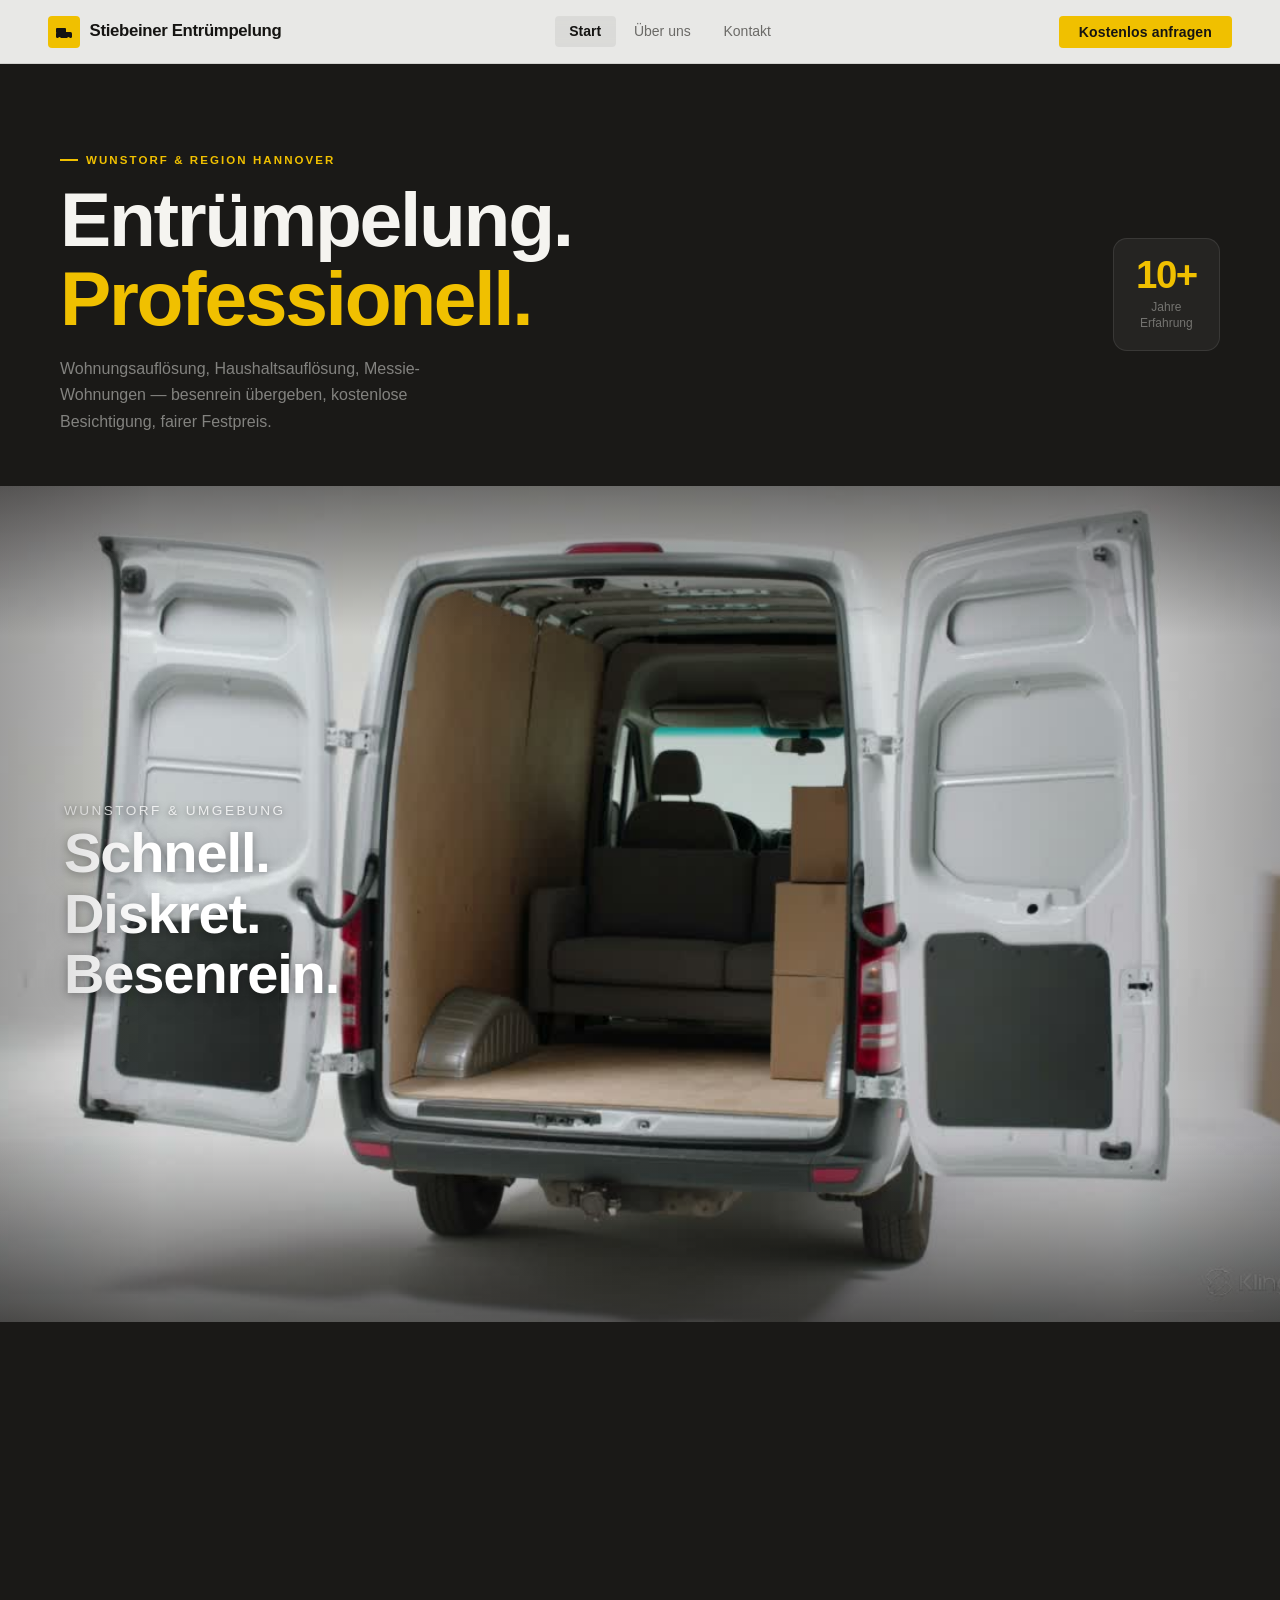
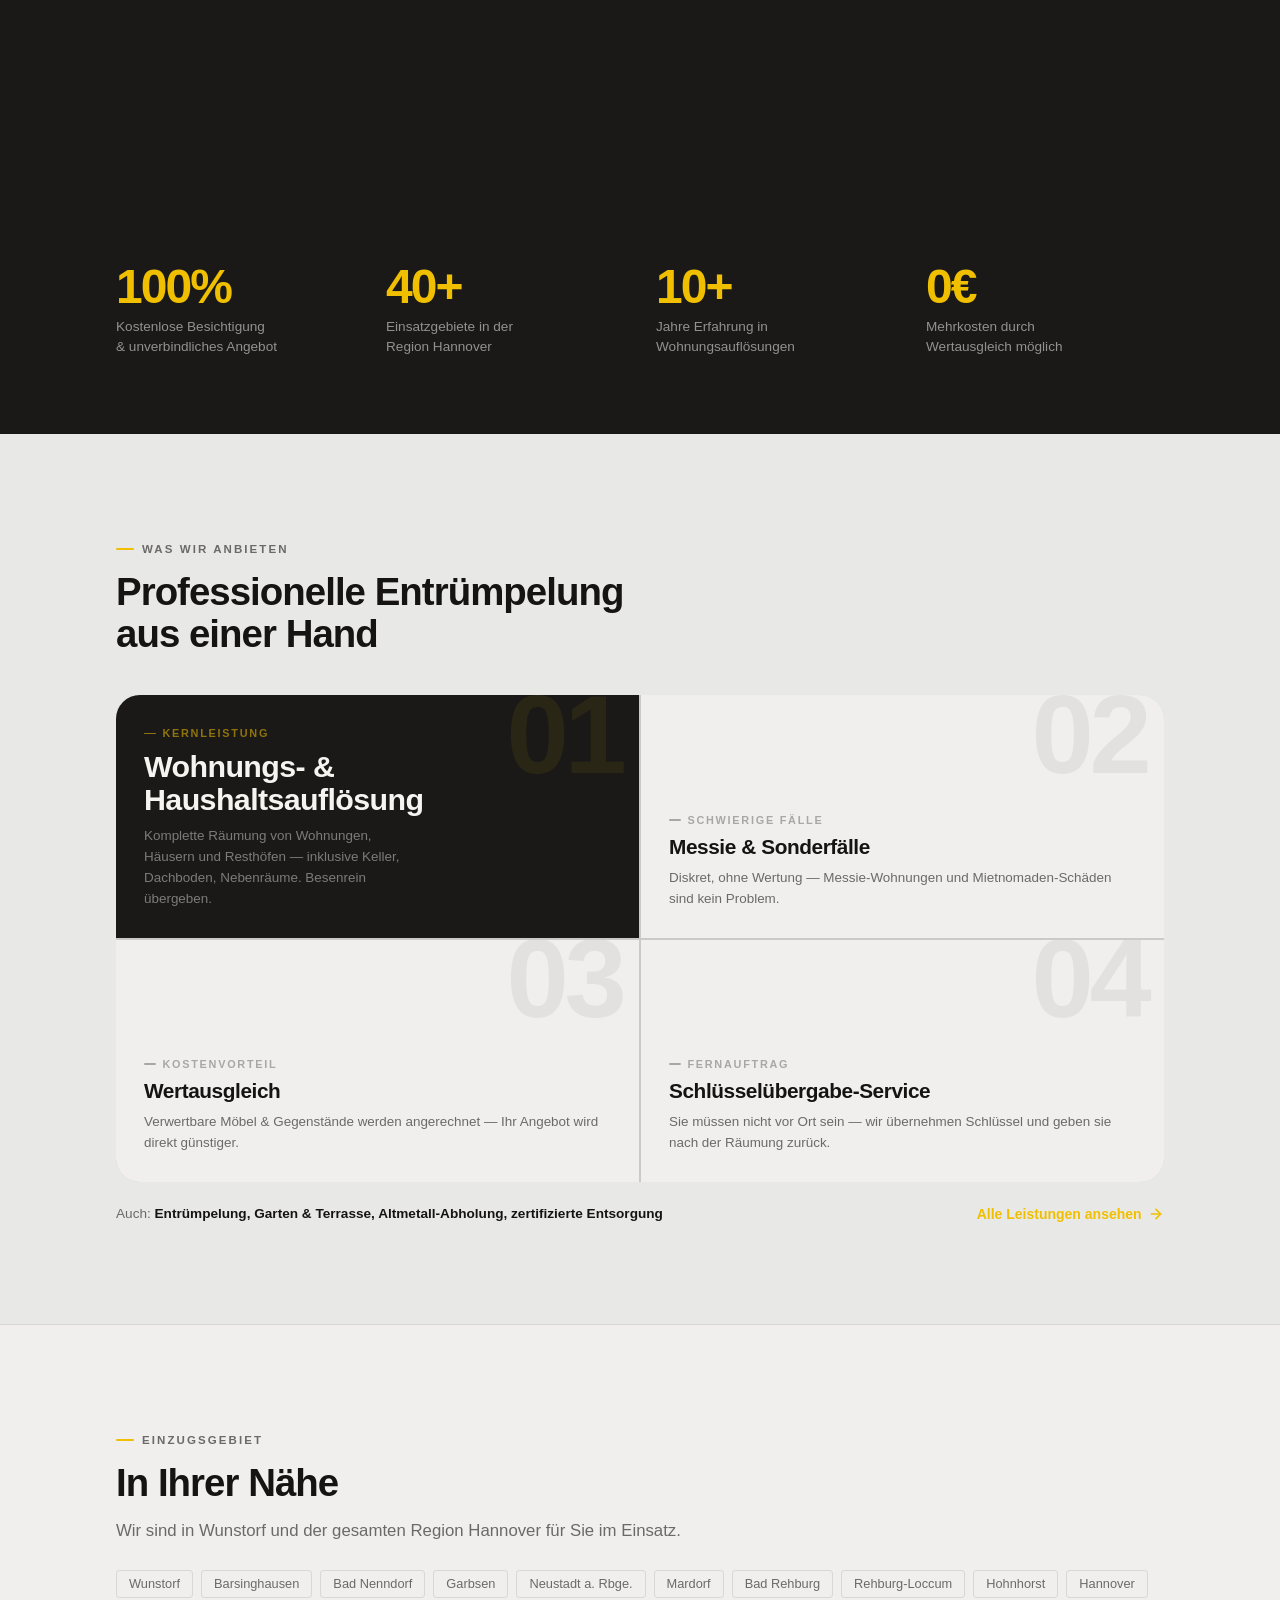
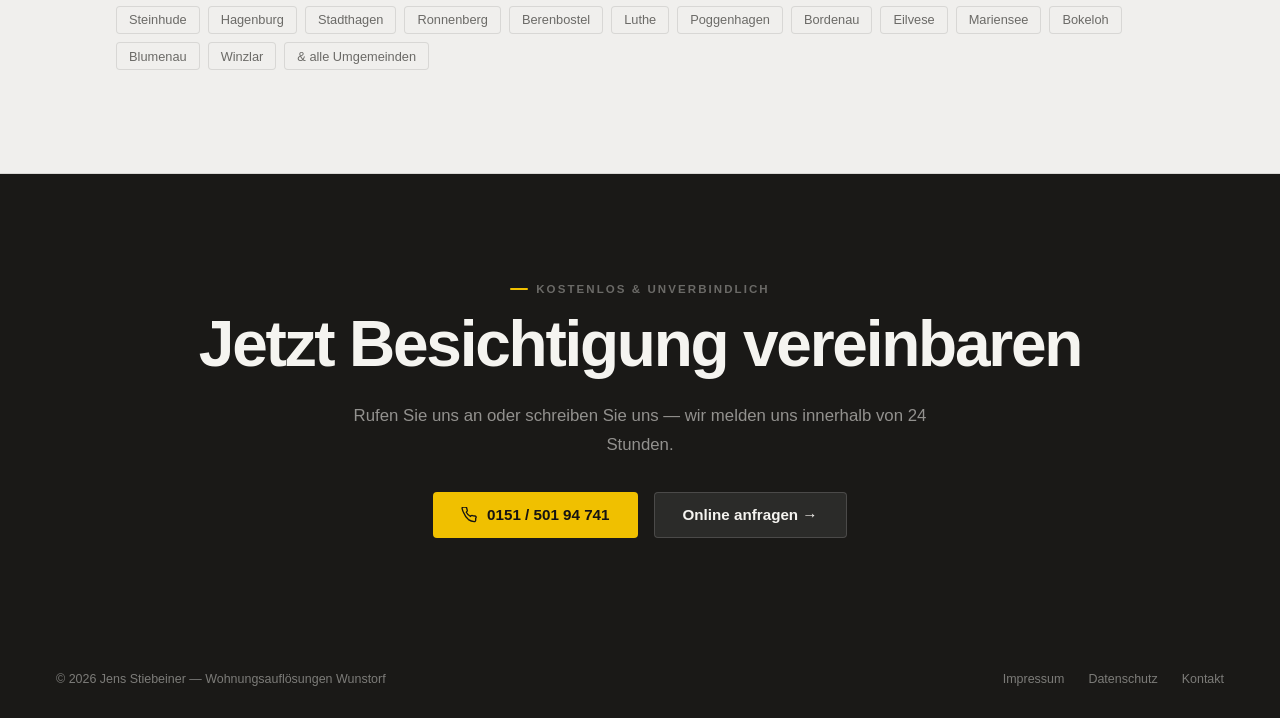
<file: index.html>
<!DOCTYPE html>
<html lang="de">
<head>
  <meta charset="UTF-8" />
  <meta name="viewport" content="width=device-width, initial-scale=1.0" />
  <title>Wohnungsauflösungen Wunstorf — Entrümpelung & Haushaltsauflösung</title>
  <meta name="description" content="Professionelle Wohnungsauflösung, Haushaltsauflösung und Entrümpelung in Wunstorf und Umgebung. Kostenlose Besichtigung, zertifizierte Entsorgung, Wertausgleich." />
  <link rel="preconnect" href="https://api.fontshare.com" />
  <link href="https://api.fontshare.com/v2/css?f[]=clash-display@400,500,600,700&f[]=cabinet-grotesk@400,500,700,800&display=swap" rel="stylesheet" />
  <link rel="stylesheet" href="site.css" />
  <link rel="stylesheet" href="style.css" />
  <style>
    /* ───────────────────────────────────────────────────
       HERO INTRO — dark band above animation
    ─────────────────────────────────────────────────── */
    .hero-intro {
      background: var(--bg-dark);
      padding: clamp(3.5rem, 7vw, 6rem) clamp(1.25rem, 5vw, 3.5rem) clamp(2rem, 4vw, 3.5rem);
    }
    .hero-intro-inner {
      max-width: 1160px;
      margin: 0 auto;
      display: grid;
      grid-template-columns: 1fr auto;
      align-items: end;
      gap: 2rem;
    }
    @media (max-width: 580px) {
      .hero-intro-inner { grid-template-columns: 1fr; }
    }
    .hero-eyebrow {
      font-size: 0.72rem;
      font-weight: 700;
      letter-spacing: 0.18em;
      text-transform: uppercase;
      color: var(--accent);
      margin-bottom: 0.9rem;
      display: flex;
      align-items: center;
      gap: 0.5rem;
    }
    .hero-eyebrow::before {
      content: '';
      display: block;
      width: 18px;
      height: 2px;
      background: var(--accent);
    }
    .hero-title {
      font-family: var(--font-display);
      font-size: clamp(2.4rem, 6vw, 4.8rem);
      font-weight: 600;
      line-height: 1.03;
      letter-spacing: -0.03em;
      color: var(--text-inv);
    }
    .hero-title em { font-style: normal; color: var(--accent); }
    .hero-sub {
      font-size: clamp(0.88rem, 1.4vw, 1rem);
      color: rgba(245,244,240,0.48);
      margin-top: 1.1rem;
      max-width: 50ch;
      line-height: 1.65;
    }
    .hero-badge {
      background: rgba(255,255,255,0.05);
      border: 1px solid rgba(255,255,255,0.09);
      border-radius: var(--radius-lg);
      padding: 1.1rem 1.4rem;
      text-align: center;
      white-space: nowrap;
      align-self: center;
      flex-shrink: 0;
    }
    .hero-badge-num {
      font-family: var(--font-display);
      font-size: 2.4rem;
      font-weight: 600;
      color: var(--accent);
      letter-spacing: -0.04em;
      line-height: 1;
    }
    .hero-badge-label {
      font-size: 0.75rem;
      color: rgba(245,244,240,0.38);
      margin-top: 0.25rem;
      line-height: 1.4;
    }

    /* ───────────────────────────────────────────────────
       LEISTUNGEN — 2×2 highlight grid + link
       4 key services on homepage; full list on Über uns
    ─────────────────────────────────────────────────── */
    .leistungen-section {
      padding: clamp(4rem, 8vw, 7rem) clamp(1.25rem, 5vw, 3.5rem);
      max-width: 1160px;
      margin: 0 auto;
    }

    /* 2-col × 2-row highlight grid — no orphans ever */
    .highlight-grid {
      margin-top: 2.5rem;
      display: grid;
      grid-template-columns: 1fr 1fr;
      grid-template-rows: 1fr 1fr;
      gap: 2px;
      background: rgba(0,0,0,0.13);
      border-radius: var(--radius-xl);
      overflow: hidden;
    }
    @media (max-width: 560px) {
      .highlight-grid { grid-template-columns: 1fr; }
    }

    .hcard {
      background: var(--surface);
      padding: 2rem 1.75rem 1.75rem;
      position: relative;
      overflow: hidden;
      display: flex;
      flex-direction: column;
      justify-content: flex-end;
      min-height: 200px;
      transition: background 0.22s ease;
    }
    .hcard:hover { background: var(--surface-2); }

    /* first card — dark featured */
    .hcard:first-child {
      background: var(--bg-dark);
      min-height: 240px;
    }
    .hcard:first-child:hover { background: #232220; }

    .hcard-num {
      position: absolute;
      top: -0.15em;
      right: 0.15em;
      font-family: var(--font-display);
      font-size: clamp(4.5rem, 9vw, 7rem);
      font-weight: 700;
      line-height: 1;
      letter-spacing: -0.04em;
      color: rgba(0,0,0,0.055);
      pointer-events: none;
      user-select: none;
    }
    .hcard:first-child .hcard-num { color: rgba(240,192,0,0.08); }

    .hcard-tag {
      display: inline-flex;
      align-items: center;
      gap: 0.4rem;
      font-size: 0.68rem;
      font-weight: 700;
      letter-spacing: 0.16em;
      text-transform: uppercase;
      color: var(--text-faint);
      margin-bottom: 0.65rem;
    }
    .hcard:first-child .hcard-tag { color: rgba(240,192,0,0.55); }
    .hcard-tag::before {
      content: '';
      display: block;
      width: 12px;
      height: 1.5px;
      background: currentColor;
      border-radius: 2px;
    }

    .hcard-title {
      font-family: var(--font-display);
      font-size: clamp(1rem, 2vw, 1.3rem);
      font-weight: 600;
      letter-spacing: -0.02em;
      line-height: 1.1;
      color: var(--text);
    }
    .hcard:first-child .hcard-title {
      color: var(--text-inv);
      font-size: clamp(1.3rem, 2.8vw, 1.9rem);
    }

    .hcard-desc {
      margin-top: 0.5rem;
      font-size: 0.84rem;
      line-height: 1.58;
      color: var(--text-muted);
    }
    .hcard:first-child .hcard-desc {
      color: rgba(245,244,240,0.45);
      max-width: 36ch;
    }

    /* "Alle Leistungen" link row */
    .leistungen-mehr {
      display: flex;
      align-items: center;
      justify-content: space-between;
      gap: 1rem;
      margin-top: 1.5rem;
      flex-wrap: wrap;
    }
    .leistungen-mehr-text {
      font-size: 0.85rem;
      color: var(--text-muted);
    }
    .leistungen-mehr-text strong {
      color: var(--text);
      font-weight: 600;
    }
    .leistungen-mehr-link {
      display: inline-flex;
      align-items: center;
      gap: 0.4rem;
      font-family: var(--font-display);
      font-size: 0.875rem;
      font-weight: 600;
      color: var(--accent);
      text-decoration: none;
      white-space: nowrap;
      transition: gap 0.18s ease;
    }
    .leistungen-mehr-link:hover { gap: 0.65rem; }
    .leistungen-mehr-link svg { flex-shrink: 0; }
  </style>
</head>
<body class="page-body">

  <!-- Navigation -->
  <nav class="site-nav" id="siteNav">
    <a href="index.html" class="nav-logo">
      <span class="nav-logo-mark">
        <svg viewBox="0 0 18 18" fill="none">
          <rect x="1" y="9" width="16" height="6" rx="1.5" fill="#151412"/>
          <rect x="1" y="5" width="10" height="5" rx="1" fill="#151412"/>
          <circle cx="4.5" cy="15.5" r="1.5" fill="#f0c000"/>
          <circle cx="13.5" cy="15.5" r="1.5" fill="#f0c000"/>
        </svg>
      </span>
      <span>Stiebeiner&nbsp;Entrümpelung</span>
    </a>
    <ul class="nav-links">
      <li><a href="index.html" class="active">Start</a></li>
      <li><a href="ueber-uns.html">Über uns</a></li>
      <li><a href="kontakt.html">Kontakt</a></li>
    </ul>
    <a href="kontakt.html" class="nav-cta">Kostenlos anfragen</a>
    <button class="nav-hamburger" id="navHamburger" aria-label="Menü öffnen">
      <span></span><span></span><span></span>
    </button>
  </nav>

  <div class="nav-drawer" id="navDrawer">
    <ul>
      <li><a href="index.html" class="active">Start</a></li>
      <li><a href="ueber-uns.html">Über uns</a></li>
      <li><a href="kontakt.html">Kontakt</a></li>
    </ul>
    <a href="kontakt.html" class="nav-cta">Kostenlos anfragen</a>
  </div>

  <!-- ═════════════════════════════════════
       HERO INTRO — dark band, sits directly above animation.
       Same bg as anim-sticky-outer so they visually merge.
  ═════════════════════════════════════ -->
  <div class="hero-intro">
    <div class="hero-intro-inner">
      <div>
        <p class="hero-eyebrow">Wunstorf &amp; Region Hannover</p>
        <h1 class="hero-title">Entrümpelung.<br><em>Professionell.</em></h1>
        <p class="hero-sub">
          Wohnungsauflösung, Haushaltsauflösung, Messie-Wohnungen —
          besenrein übergeben, kostenlose Besichtigung, fairer Festpreis.
        </p>
      </div>
      <div class="hero-badge">
        <div class="hero-badge-num">10+</div>
        <div class="hero-badge-label">Jahre<br>Erfahrung</div>
      </div>
    </div>
  </div>

  <!-- ═════════════════════════════════════
       ANIMATION — sticky scroll section
       anim-sticky-outer bg = var(--bg-dark) → same as hero-intro
       so during scroll the dark area feels continuous
  ═════════════════════════════════════ -->
  <div class="anim-sticky-outer" id="animOuter">
    <div class="anim-sticky-inner">

      <div id="loadingOverlay">
        <div class="load-inner">
          <div class="load-label" style="font-family:var(--font-body);">Wird geladen <span id="loadPct">0%</span></div>
          <div class="load-track"><div class="load-bar" id="loadBar"></div></div>
        </div>
      </div>

      <!-- inline style removed — width/height driven by style.css -->
      <section class="scroll-stage">
        <div class="sticky-canvas">
          <canvas id="vanCanvas"></canvas>

          <div class="scene-overlay scene-left" id="scene-1">
            <span class="scene-label">Wunstorf & Umgebung</span>
            <h2 class="scene-headline">Schnell.<br>Diskret.<br>Besenrein.</h2>
          </div>
          <div class="scene-overlay scene-right" id="scene-2">
            <span class="scene-label">Zertifizierte Entsorgung</span>
            <h2 class="scene-headline">Kein Objekt<br>zu groß.</h2>
          </div>
          <div class="scene-overlay scene-left" id="scene-3">
            <span class="scene-label">Wertausgleich möglich</span>
            <h2 class="scene-headline">Was noch gut<br>ist, bleibt im<br>Kreislauf.</h2>
          </div>
          <div class="scene-overlay scene-right" id="scene-4">
            <span class="scene-label">Schlüsselübergabe-Service</span>
            <h2 class="scene-headline">Sie müssen<br>nicht dabei<br>sein.</h2>
          </div>
          <div class="scene-overlay scene-center" id="scene-5">
            <span class="scene-label">Kostenlose Besichtigung</span>
            <h2 class="scene-headline">Ihr Auftrag.<br>Unsere Arbeit.</h2>
            <div class="cta-block" id="cta-block">
              <a href="kontakt.html" class="cta-btn">Jetzt anfragen &rarr;</a>
            </div>
          </div>

          <div class="scroll-hint" id="scrollHint">
            <span class="scroll-hint-arrow">&#x2193;</span>
            <span class="scroll-hint-label">Scrollen</span>
          </div>
          <div class="progress-bar">
            <div class="progress-fill" id="progressFill"></div>
          </div>
        </div>
      </section>
    </div>
  </div>
  <!-- /ANIMATION -->

  <!-- USP dark band — seamless continuation of the dark scroll area -->
  <div class="dark-band">
    <div class="usp-row">
      <div class="usp-item reveal">
        <div class="usp-num">100%</div>
        <div class="usp-label">Kostenlose Besichtigung<br>& unverbindliches Angebot</div>
      </div>
      <div class="usp-item reveal reveal-delay-1">
        <div class="usp-num">40+</div>
        <div class="usp-label">Einsatzgebiete in der<br>Region Hannover</div>
      </div>
      <div class="usp-item reveal reveal-delay-2">
        <div class="usp-num">10+</div>
        <div class="usp-label">Jahre Erfahrung in<br>Wohnungsauflösungen</div>
      </div>
      <div class="usp-item reveal reveal-delay-3">
        <div class="usp-num">0€</div>
        <div class="usp-label">Mehrkosten durch<br>Wertausgleich möglich</div>
      </div>
    </div>
  </div>

  <!-- ═════════════════════════════════════
       LEISTUNGEN — 4 highlights only.
       Full list lives on Über uns — linked below.
  ═════════════════════════════════════ -->
  <div class="leistungen-section">
    <p class="eyebrow reveal">Was wir anbieten</p>
    <h2 class="section-heading reveal reveal-delay-1">Professionelle Entrümpelung<br>aus einer Hand</h2>

    <div class="highlight-grid">

      <div class="hcard reveal">
        <span class="hcard-num">01</span>
        <span class="hcard-tag">Kernleistung</span>
        <h3 class="hcard-title">Wohnungs- &amp; Haushaltsauflösung</h3>
        <p class="hcard-desc">Komplette Räumung von Wohnungen, Häusern und Resthöfen — inklusive Keller, Dachboden, Nebenräume. Besenrein übergeben.</p>
      </div>

      <div class="hcard reveal reveal-delay-1">
        <span class="hcard-num">02</span>
        <span class="hcard-tag">Schwierige Fälle</span>
        <h3 class="hcard-title">Messie &amp; Sonderfälle</h3>
        <p class="hcard-desc">Diskret, ohne Wertung — Messie-Wohnungen und Mietnomaden-Schäden sind kein Problem.</p>
      </div>

      <div class="hcard reveal reveal-delay-1">
        <span class="hcard-num">03</span>
        <span class="hcard-tag">Kostenvorteil</span>
        <h3 class="hcard-title">Wertausgleich</h3>
        <p class="hcard-desc">Verwertbare Möbel & Gegenstände werden angerechnet — Ihr Angebot wird direkt günstiger.</p>
      </div>

      <div class="hcard reveal reveal-delay-2">
        <span class="hcard-num">04</span>
        <span class="hcard-tag">Fernauftrag</span>
        <h3 class="hcard-title">Schlüsselübergabe-Service</h3>
        <p class="hcard-desc">Sie müssen nicht vor Ort sein — wir übernehmen Schlüssel und geben sie nach der Räumung zurück.</p>
      </div>

    </div>

    <div class="leistungen-mehr reveal reveal-delay-2">
      <p class="leistungen-mehr-text">
        Auch: <strong>Entrümpelung, Garten & Terrasse, Altmetall-Abholung, zertifizierte Entsorgung</strong>
      </p>
      <a href="ueber-uns.html#leistungen" class="leistungen-mehr-link">
        Alle Leistungen ansehen
        <svg width="16" height="16" viewBox="0 0 24 24" fill="none" stroke="currentColor" stroke-width="2.5" stroke-linecap="round" stroke-linejoin="round"><line x1="5" y1="12" x2="19" y2="12"/><polyline points="12 5 19 12 12 19"/></svg>
      </a>
    </div>
  </div>

  <!-- Einzugsgebiet -->
  <div style="background:var(--surface);border-top:1px solid var(--border);border-bottom:1px solid var(--border);">
    <div class="section">
      <p class="eyebrow reveal">Einzugsgebiet</p>
      <h2 class="section-heading reveal reveal-delay-1">In Ihrer Nähe</h2>
      <p class="body-text reveal reveal-delay-2" style="margin-top:0.75rem;">
        Wir sind in Wunstorf und der gesamten Region Hannover für Sie im Einsatz.
      </p>
      <div class="region-grid reveal reveal-delay-2">
        <span class="region-chip">Wunstorf</span>
        <span class="region-chip">Barsinghausen</span>
        <span class="region-chip">Bad Nenndorf</span>
        <span class="region-chip">Garbsen</span>
        <span class="region-chip">Neustadt a. Rbge.</span>
        <span class="region-chip">Mardorf</span>
        <span class="region-chip">Bad Rehburg</span>
        <span class="region-chip">Rehburg-Loccum</span>
        <span class="region-chip">Hohnhorst</span>
        <span class="region-chip">Hannover</span>
        <span class="region-chip">Steinhude</span>
        <span class="region-chip">Hagenburg</span>
        <span class="region-chip">Stadthagen</span>
        <span class="region-chip">Ronnenberg</span>
        <span class="region-chip">Berenbostel</span>
        <span class="region-chip">Luthe</span>
        <span class="region-chip">Poggenhagen</span>
        <span class="region-chip">Bordenau</span>
        <span class="region-chip">Eilvese</span>
        <span class="region-chip">Mariensee</span>
        <span class="region-chip">Bokeloh</span>
        <span class="region-chip">Blumenau</span>
        <span class="region-chip">Winzlar</span>
        <span class="region-chip">& alle Umgemeinden</span>
      </div>
    </div>
  </div>

  <!-- CTA band -->
  <div class="dark-band">
    <div class="section" style="text-align:center;">
      <p class="eyebrow reveal" style="justify-content:center;">Kostenlos & unverbindlich</p>
      <h2 class="display-heading reveal reveal-delay-1" style="color:var(--text-inv);margin-bottom:1.5rem;">Jetzt Besichtigung vereinbaren</h2>
      <p class="body-text reveal reveal-delay-2" style="margin:0 auto 2rem;color:rgba(245,244,240,0.55);">
        Rufen Sie uns an oder schreiben Sie uns — wir melden uns innerhalb von 24 Stunden.
      </p>
      <div style="display:flex;gap:1rem;justify-content:center;flex-wrap:wrap;" class="reveal reveal-delay-3">
        <a href="tel:015150194741" style="display:inline-flex;align-items:center;gap:0.6rem;background:var(--accent);color:var(--accent-text);font-family:var(--font-display);font-size:0.95rem;font-weight:600;padding:0.85rem 1.75rem;border-radius:var(--radius-sm);transition:background 0.18s ease;">
          <svg width="16" height="16" viewBox="0 0 24 24" fill="none" stroke="currentColor" stroke-width="2"><path d="M22 16.92v3a2 2 0 0 1-2.18 2 19.79 19.79 0 0 1-8.63-3.07A19.5 19.5 0 0 1 4.69 9.81 19.79 19.79 0 0 1 1.61 2.22 2 2 0 0 1 3.6.04h3a2 2 0 0 1 2 1.72c.127.96.361 1.903.7 2.81a2 2 0 0 1-.45 2.11L7.91 7.91a16 16 0 0 0 6.29 6.29l.95-.95a2 2 0 0 1 2.11-.45c.907.339 1.85.573 2.81.7A2 2 0 0 1 22 16.92z"/></svg>
          0151 / 501 94 741
        </a>
        <a href="kontakt.html" style="display:inline-flex;align-items:center;gap:0.6rem;background:rgba(255,255,255,0.08);color:var(--text-inv);font-family:var(--font-display);font-size:0.95rem;font-weight:600;padding:0.85rem 1.75rem;border-radius:var(--radius-sm);border:1px solid rgba(255,255,255,0.15);transition:background 0.18s ease;">
          Online anfragen &rarr;
        </a>
      </div>
    </div>
  </div>

  <!-- Footer -->
  <footer class="site-footer">
    <span>&copy; 2026 Jens Stiebeiner — Wohnungsauflösungen Wunstorf</span>
    <div class="footer-links">
      <a href="impressum.html">Impressum</a>
      <a href="datenschutz.html">Datenschutz</a>
      <a href="kontakt.html">Kontakt</a>
    </div>
  </footer>

  <!-- defer: script parses after DOM is ready, no parser blocking -->
  <script src="animation.js" defer></script>
  <script>
    const nav = document.getElementById('siteNav');
    window.addEventListener('scroll', () => {
      nav.classList.toggle('scrolled', window.scrollY > 20);
    }, { passive: true });

    const ham = document.getElementById('navHamburger');
    const drawer = document.getElementById('navDrawer');
    ham.addEventListener('click', () => {
      ham.classList.toggle('open');
      drawer.classList.toggle('open');
    });

    const revealEls = document.querySelectorAll('.reveal');
    const observer = new IntersectionObserver((entries) => {
      entries.forEach(e => { if (e.isIntersecting) { e.target.classList.add('visible'); observer.unobserve(e.target); } });
    }, { threshold: 0.12 });
    revealEls.forEach(el => observer.observe(el));
  </script>
</body>
</html>
</file>
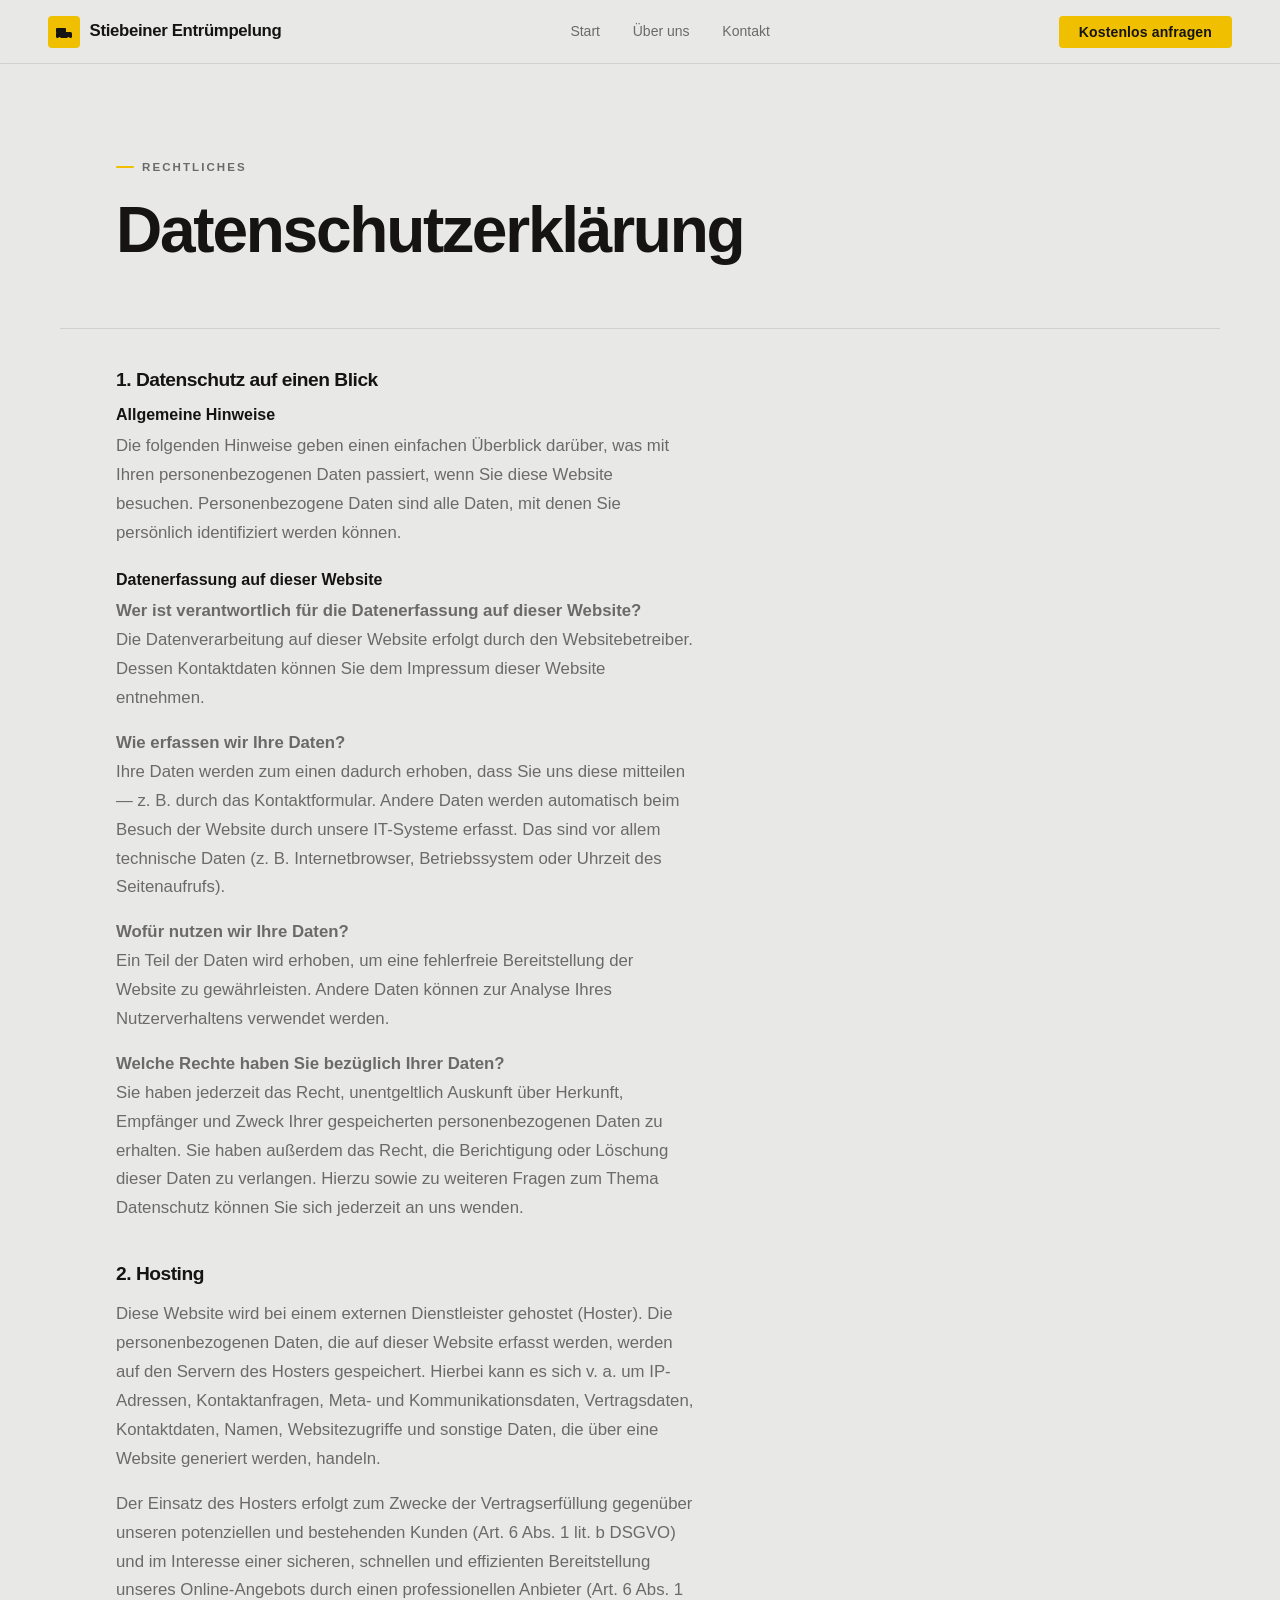
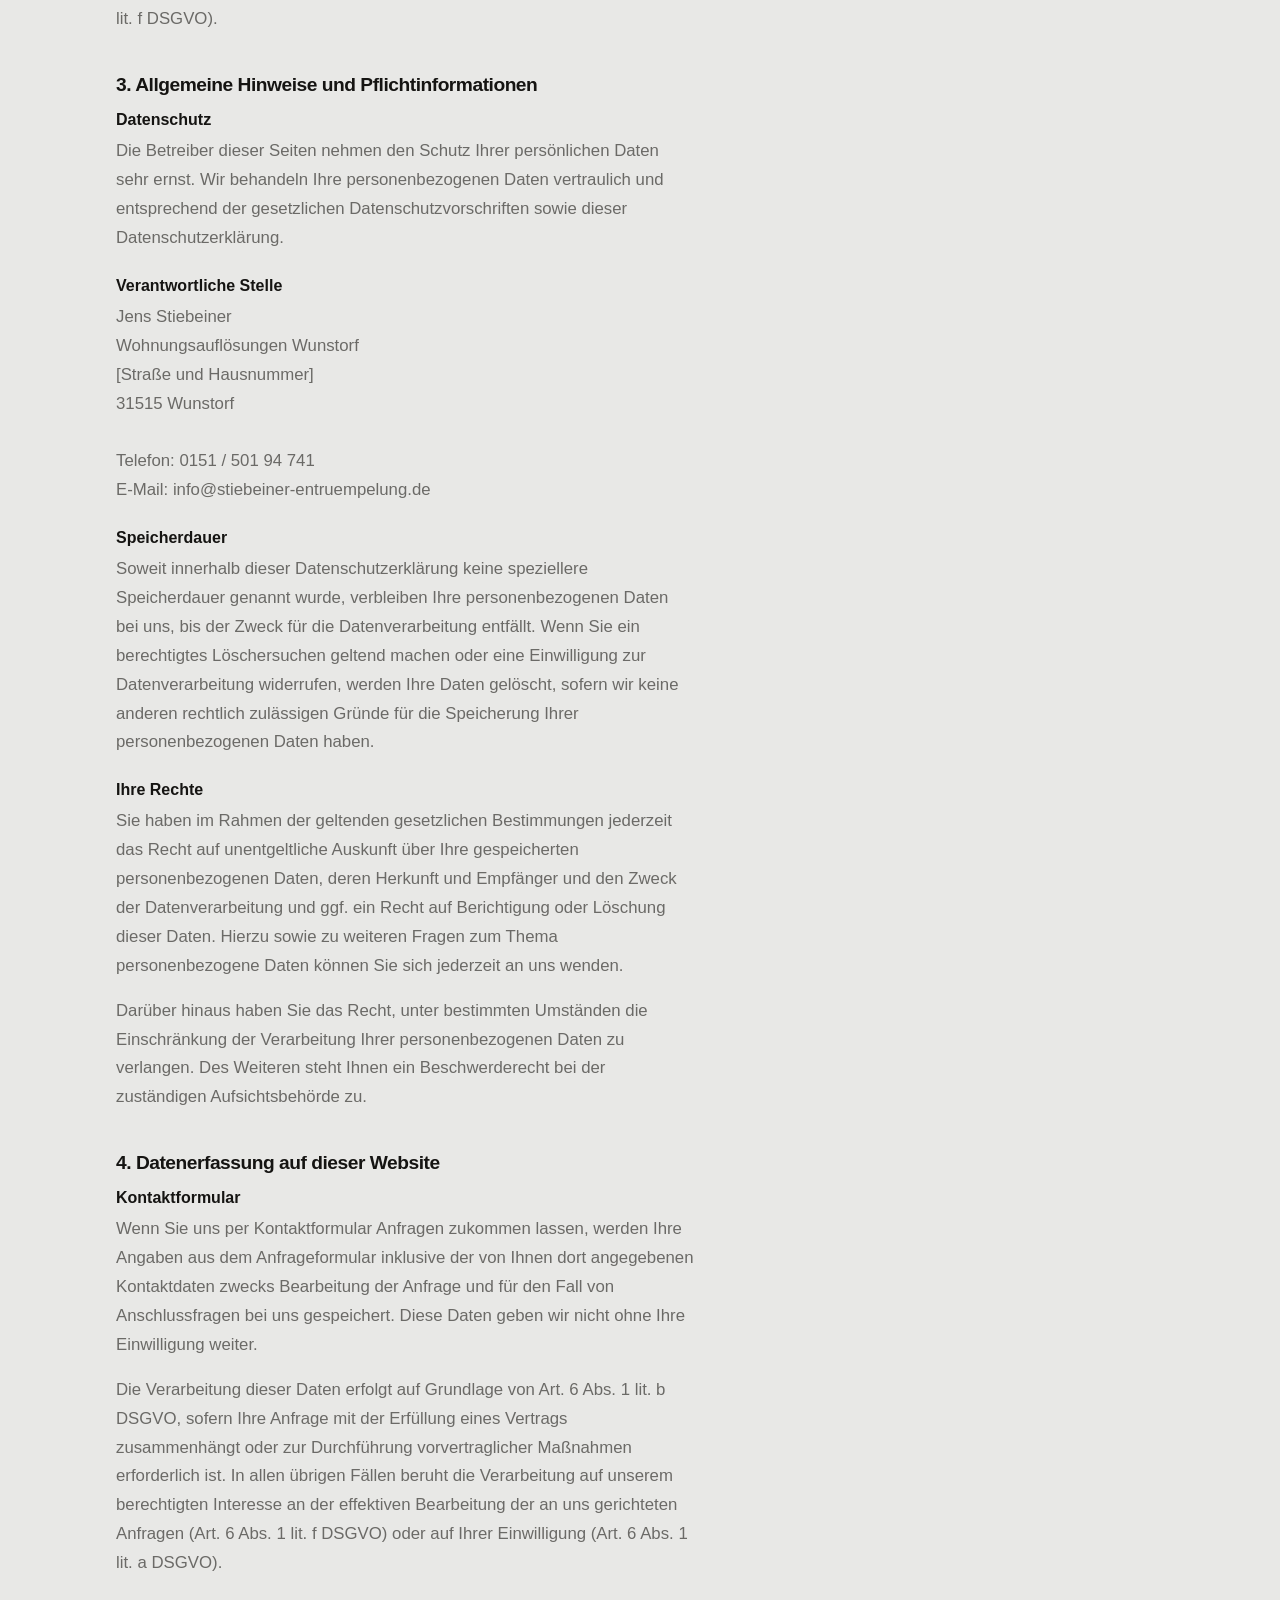
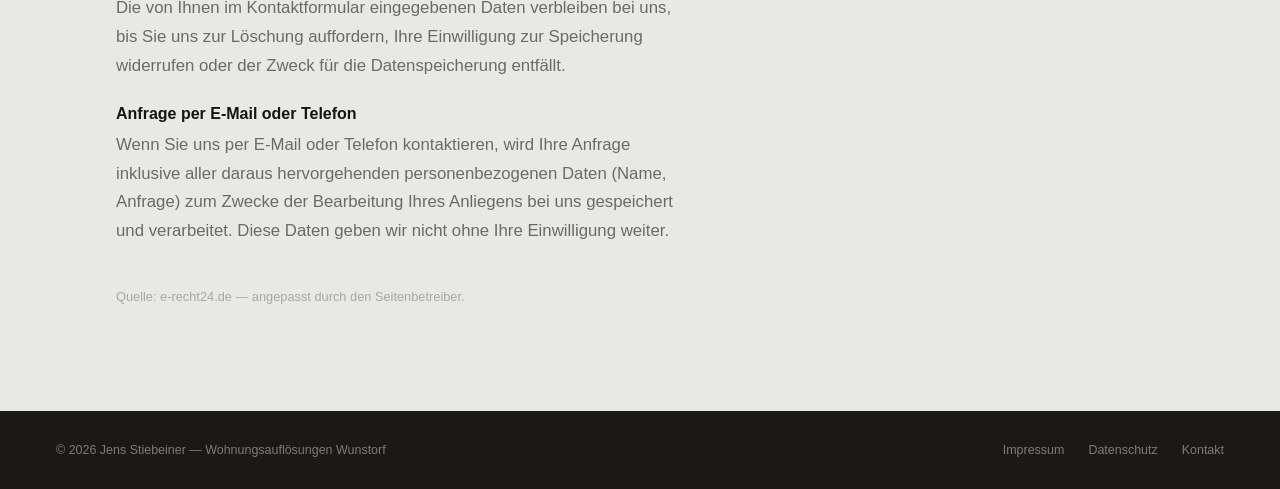
<file: datenschutz.html>
<!DOCTYPE html>
<html lang="de">
<head>
  <meta charset="UTF-8" />
  <meta name="viewport" content="width=device-width, initial-scale=1.0" />
  <title>Datenschutz — Stiebeiner Entrümpelung</title>
  <meta name="description" content="Datenschutzerklärung von Jens Stiebeiner, Wohnungsauflösungen Wunstorf." />
  <meta name="robots" content="noindex" />
  <link rel="preconnect" href="https://api.fontshare.com" />
  <link href="https://api.fontshare.com/v2/css?f[]=clash-display@400,500,600,700&f[]=cabinet-grotesk@400,500,700,800&display=swap" rel="stylesheet" />
  <link rel="stylesheet" href="site.css" />
</head>
<body class="page-body">

  <!-- Navigation -->
  <nav class="site-nav" id="siteNav">
    <a href="index.html" class="nav-logo">
      <span class="nav-logo-mark">
        <svg viewBox="0 0 18 18" fill="none">
          <rect x="1" y="9" width="16" height="6" rx="1.5" fill="#151412"/>
          <rect x="1" y="5" width="10" height="5" rx="1" fill="#151412"/>
          <circle cx="4.5" cy="15.5" r="1.5" fill="#f0c000"/>
          <circle cx="13.5" cy="15.5" r="1.5" fill="#f0c000"/>
        </svg>
      </span>
      <span>Stiebeiner&nbsp;Entrümpelung</span>
    </a>
    <ul class="nav-links">
      <li><a href="index.html">Start</a></li>
      <li><a href="ueber-uns.html">Über uns</a></li>
      <li><a href="kontakt.html">Kontakt</a></li>
    </ul>
    <a href="kontakt.html" class="nav-cta">Kostenlos anfragen</a>
    <button class="nav-hamburger" id="navHamburger" aria-label="Menü öffnen">
      <span></span><span></span><span></span>
    </button>
  </nav>

  <div class="nav-drawer" id="navDrawer">
    <ul>
      <li><a href="index.html">Start</a></li>
      <li><a href="ueber-uns.html">Über uns</a></li>
      <li><a href="kontakt.html">Kontakt</a></li>
    </ul>
    <a href="kontakt.html" class="nav-cta">Kostenlos anfragen</a>
  </div>

  <!-- Page hero -->
  <div class="page-hero">
    <p class="eyebrow">Rechtliches</p>
    <h1 class="display-heading" style="margin-top:0.5rem;">Datenschutz&shy;erklärung</h1>
  </div>

  <!-- Content -->
  <div class="section" style="padding-top:2.5rem;">

    <h2 class="section-heading" style="font-size:1.2rem;margin-bottom:1rem;">1. Datenschutz auf einen Blick</h2>
    <h3 style="font-family:var(--font-display);font-size:1rem;font-weight:600;margin-bottom:0.5rem;">Allgemeine Hinweise</h3>
    <p class="body-text">
      Die folgenden Hinweise geben einen einfachen Überblick darüber, was mit Ihren personenbezogenen Daten passiert, wenn Sie diese Website besuchen. Personenbezogene Daten sind alle Daten, mit denen Sie persönlich identifiziert werden können.
    </p>

    <h3 style="font-family:var(--font-display);font-size:1rem;font-weight:600;margin-top:1.5rem;margin-bottom:0.5rem;">Datenerfassung auf dieser Website</h3>
    <p class="body-text">
      <strong>Wer ist verantwortlich für die Datenerfassung auf dieser Website?</strong><br>
      Die Datenverarbeitung auf dieser Website erfolgt durch den Websitebetreiber. Dessen Kontaktdaten können Sie dem Impressum dieser Website entnehmen.
    </p>
    <p class="body-text" style="margin-top:1rem;">
      <strong>Wie erfassen wir Ihre Daten?</strong><br>
      Ihre Daten werden zum einen dadurch erhoben, dass Sie uns diese mitteilen — z. B. durch das Kontaktformular. Andere Daten werden automatisch beim Besuch der Website durch unsere IT-Systeme erfasst. Das sind vor allem technische Daten (z. B. Internetbrowser, Betriebssystem oder Uhrzeit des Seitenaufrufs).
    </p>
    <p class="body-text" style="margin-top:1rem;">
      <strong>Wofür nutzen wir Ihre Daten?</strong><br>
      Ein Teil der Daten wird erhoben, um eine fehlerfreie Bereitstellung der Website zu gewährleisten. Andere Daten können zur Analyse Ihres Nutzerverhaltens verwendet werden.
    </p>
    <p class="body-text" style="margin-top:1rem;">
      <strong>Welche Rechte haben Sie bezüglich Ihrer Daten?</strong><br>
      Sie haben jederzeit das Recht, unentgeltlich Auskunft über Herkunft, Empfänger und Zweck Ihrer gespeicherten personenbezogenen Daten zu erhalten. Sie haben außerdem das Recht, die Berichtigung oder Löschung dieser Daten zu verlangen. Hierzu sowie zu weiteren Fragen zum Thema Datenschutz können Sie sich jederzeit an uns wenden.
    </p>

    <h2 class="section-heading" style="font-size:1.2rem;margin-top:2.5rem;margin-bottom:1rem;">2. Hosting</h2>
    <p class="body-text">
      Diese Website wird bei einem externen Dienstleister gehostet (Hoster). Die personenbezogenen Daten, die auf dieser Website erfasst werden, werden auf den Servern des Hosters gespeichert. Hierbei kann es sich v. a. um IP-Adressen, Kontaktanfragen, Meta- und Kommunikationsdaten, Vertragsdaten, Kontaktdaten, Namen, Websitezugriffe und sonstige Daten, die über eine Website generiert werden, handeln.
    </p>
    <p class="body-text" style="margin-top:1rem;">
      Der Einsatz des Hosters erfolgt zum Zwecke der Vertragserfüllung gegenüber unseren potenziellen und bestehenden Kunden (Art. 6 Abs. 1 lit. b DSGVO) und im Interesse einer sicheren, schnellen und effizienten Bereitstellung unseres Online-Angebots durch einen professionellen Anbieter (Art. 6 Abs. 1 lit. f DSGVO).
    </p>

    <h2 class="section-heading" style="font-size:1.2rem;margin-top:2.5rem;margin-bottom:1rem;">3. Allgemeine Hinweise und Pflichtinformationen</h2>
    <h3 style="font-family:var(--font-display);font-size:1rem;font-weight:600;margin-bottom:0.5rem;">Datenschutz</h3>
    <p class="body-text">
      Die Betreiber dieser Seiten nehmen den Schutz Ihrer persönlichen Daten sehr ernst. Wir behandeln Ihre personenbezogenen Daten vertraulich und entsprechend der gesetzlichen Datenschutzvorschriften sowie dieser Datenschutzerklärung.
    </p>

    <h3 style="font-family:var(--font-display);font-size:1rem;font-weight:600;margin-top:1.5rem;margin-bottom:0.5rem;">Verantwortliche Stelle</h3>
    <p class="body-text">
      Jens Stiebeiner<br>
      Wohnungsauflösungen Wunstorf<br>
      [Straße und Hausnummer]<br>
      31515 Wunstorf<br><br>
      Telefon: <a href="tel:015150194741">0151 / 501 94 741</a><br>
      E-Mail: <a href="mailto:info@stiebeiner-entruempelung.de">info@stiebeiner-entruempelung.de</a>
    </p>

    <h3 style="font-family:var(--font-display);font-size:1rem;font-weight:600;margin-top:1.5rem;margin-bottom:0.5rem;">Speicherdauer</h3>
    <p class="body-text">
      Soweit innerhalb dieser Datenschutzerklärung keine speziellere Speicherdauer genannt wurde, verbleiben Ihre personenbezogenen Daten bei uns, bis der Zweck für die Datenverarbeitung entfällt. Wenn Sie ein berechtigtes Löschersuchen geltend machen oder eine Einwilligung zur Datenverarbeitung widerrufen, werden Ihre Daten gelöscht, sofern wir keine anderen rechtlich zulässigen Gründe für die Speicherung Ihrer personenbezogenen Daten haben.
    </p>

    <h3 style="font-family:var(--font-display);font-size:1rem;font-weight:600;margin-top:1.5rem;margin-bottom:0.5rem;">Ihre Rechte</h3>
    <p class="body-text">
      Sie haben im Rahmen der geltenden gesetzlichen Bestimmungen jederzeit das Recht auf unentgeltliche Auskunft über Ihre gespeicherten personenbezogenen Daten, deren Herkunft und Empfänger und den Zweck der Datenverarbeitung und ggf. ein Recht auf Berichtigung oder Löschung dieser Daten. Hierzu sowie zu weiteren Fragen zum Thema personenbezogene Daten können Sie sich jederzeit an uns wenden.
    </p>
    <p class="body-text" style="margin-top:1rem;">
      Darüber hinaus haben Sie das Recht, unter bestimmten Umständen die Einschränkung der Verarbeitung Ihrer personenbezogenen Daten zu verlangen. Des Weiteren steht Ihnen ein Beschwerderecht bei der zuständigen Aufsichtsbehörde zu.
    </p>

    <h2 class="section-heading" style="font-size:1.2rem;margin-top:2.5rem;margin-bottom:1rem;">4. Datenerfassung auf dieser Website</h2>
    <h3 style="font-family:var(--font-display);font-size:1rem;font-weight:600;margin-bottom:0.5rem;">Kontaktformular</h3>
    <p class="body-text">
      Wenn Sie uns per Kontaktformular Anfragen zukommen lassen, werden Ihre Angaben aus dem Anfrageformular inklusive der von Ihnen dort angegebenen Kontaktdaten zwecks Bearbeitung der Anfrage und für den Fall von Anschlussfragen bei uns gespeichert. Diese Daten geben wir nicht ohne Ihre Einwilligung weiter.
    </p>
    <p class="body-text" style="margin-top:1rem;">
      Die Verarbeitung dieser Daten erfolgt auf Grundlage von Art. 6 Abs. 1 lit. b DSGVO, sofern Ihre Anfrage mit der Erfüllung eines Vertrags zusammenhängt oder zur Durchführung vorvertraglicher Maßnahmen erforderlich ist. In allen übrigen Fällen beruht die Verarbeitung auf unserem berechtigten Interesse an der effektiven Bearbeitung der an uns gerichteten Anfragen (Art. 6 Abs. 1 lit. f DSGVO) oder auf Ihrer Einwilligung (Art. 6 Abs. 1 lit. a DSGVO).
    </p>
    <p class="body-text" style="margin-top:1rem;">
      Die von Ihnen im Kontaktformular eingegebenen Daten verbleiben bei uns, bis Sie uns zur Löschung auffordern, Ihre Einwilligung zur Speicherung widerrufen oder der Zweck für die Datenspeicherung entfällt.
    </p>

    <h3 style="font-family:var(--font-display);font-size:1rem;font-weight:600;margin-top:1.5rem;margin-bottom:0.5rem;">Anfrage per E-Mail oder Telefon</h3>
    <p class="body-text">
      Wenn Sie uns per E-Mail oder Telefon kontaktieren, wird Ihre Anfrage inklusive aller daraus hervorgehenden personenbezogenen Daten (Name, Anfrage) zum Zwecke der Bearbeitung Ihres Anliegens bei uns gespeichert und verarbeitet. Diese Daten geben wir nicht ohne Ihre Einwilligung weiter.
    </p>

    <p class="body-text" style="margin-top:2.5rem;color:var(--text-faint);font-size:0.8rem;">
      Quelle: e-recht24.de — angepasst durch den Seitenbetreiber.
    </p>

  </div>

  <!-- Footer -->
  <footer class="site-footer">
    <span>&copy; 2026 Jens Stiebeiner — Wohnungsauflösungen Wunstorf</span>
    <div class="footer-links">
      <a href="impressum.html">Impressum</a>
      <a href="datenschutz.html">Datenschutz</a>
      <a href="kontakt.html">Kontakt</a>
    </div>
  </footer>

  <script>
    const nav = document.getElementById('siteNav');
    window.addEventListener('scroll', () => {
      nav.classList.toggle('scrolled', window.scrollY > 20);
    }, { passive: true });
    const ham = document.getElementById('navHamburger');
    const drawer = document.getElementById('navDrawer');
    ham.addEventListener('click', () => {
      ham.classList.toggle('open');
      drawer.classList.toggle('open');
    });
  </script>
</body>
</html>
</file>
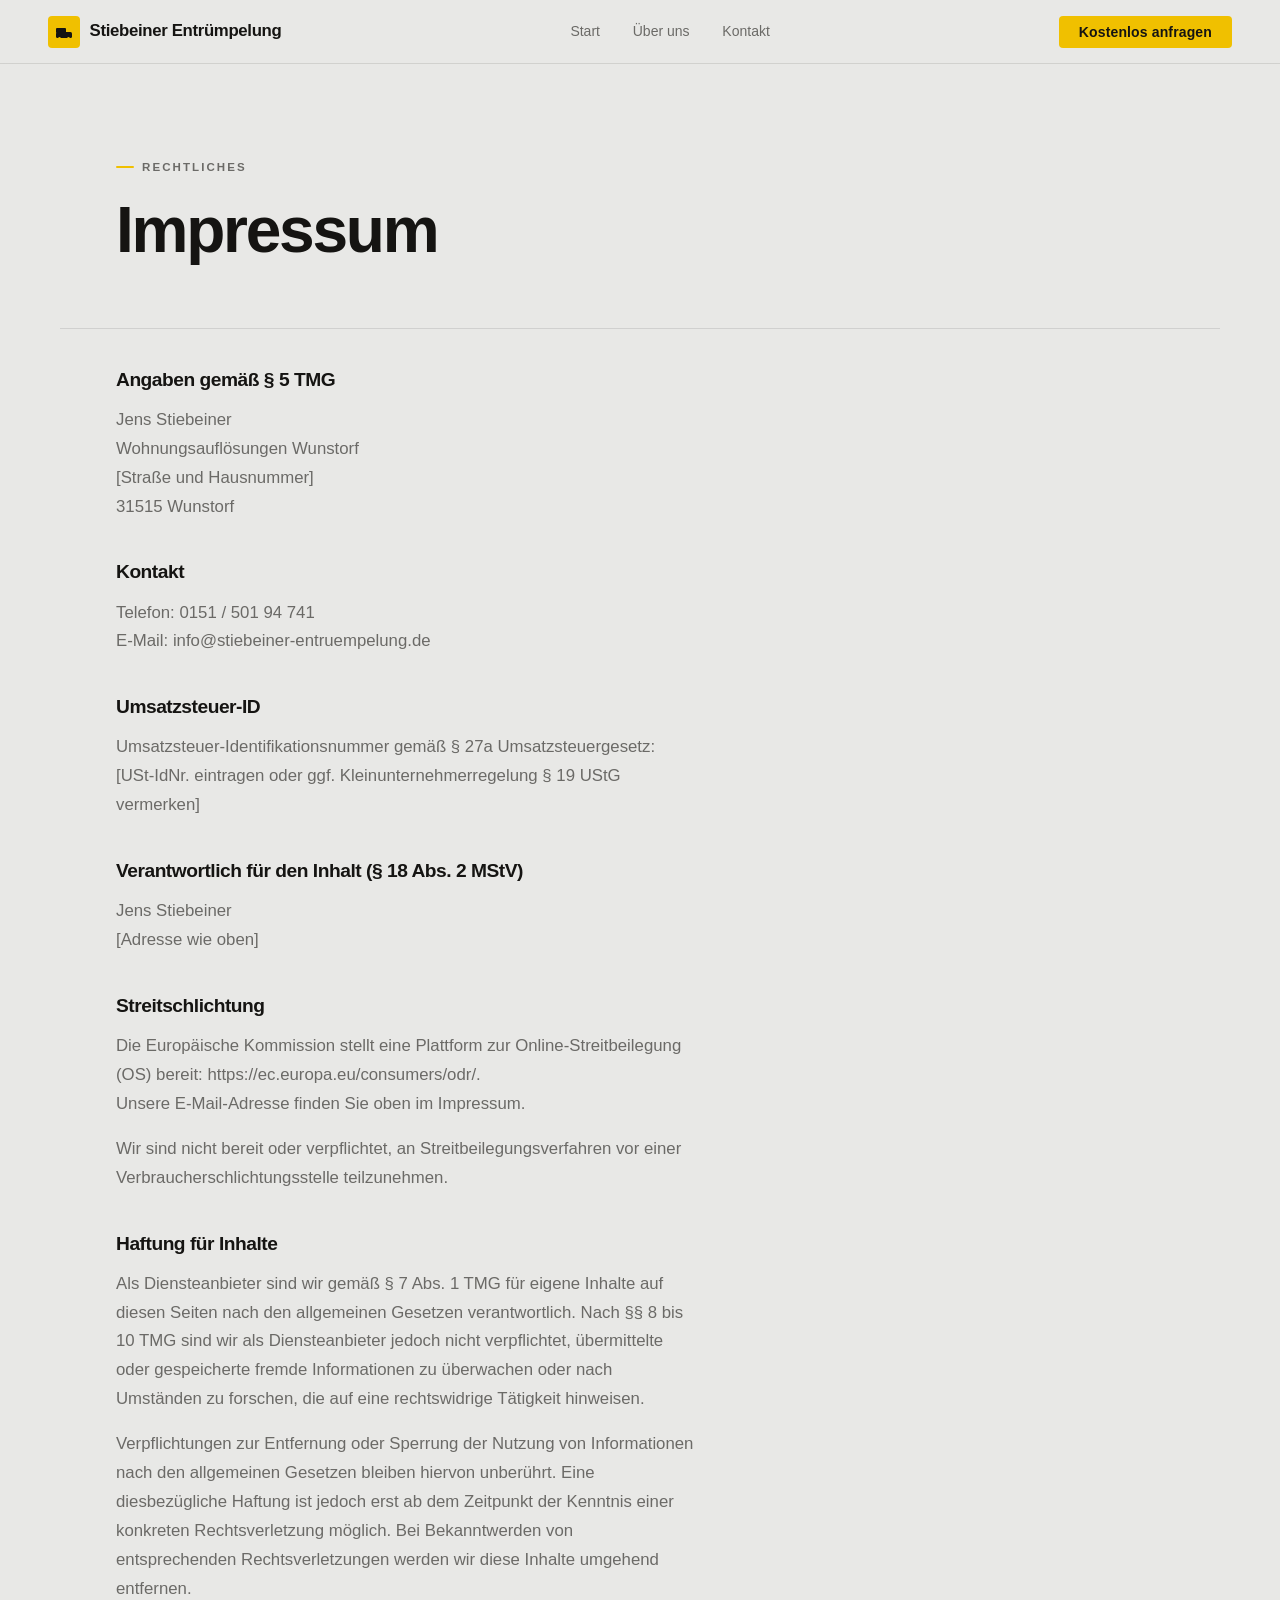
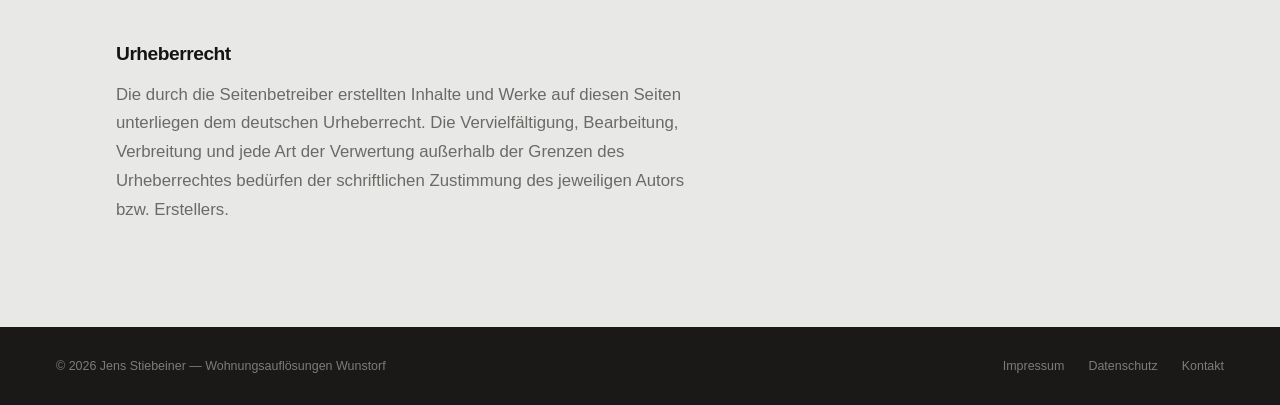
<file: impressum.html>
<!DOCTYPE html>
<html lang="de">
<head>
  <meta charset="UTF-8" />
  <meta name="viewport" content="width=device-width, initial-scale=1.0" />
  <title>Impressum — Stiebeiner Entrümpelung</title>
  <meta name="description" content="Impressum von Jens Stiebeiner, Wohnungsauflösungen Wunstorf." />
  <meta name="robots" content="noindex" />
  <link rel="preconnect" href="https://api.fontshare.com" />
  <link href="https://api.fontshare.com/v2/css?f[]=clash-display@400,500,600,700&f[]=cabinet-grotesk@400,500,700,800&display=swap" rel="stylesheet" />
  <link rel="stylesheet" href="site.css" />
</head>
<body class="page-body">

  <!-- Navigation -->
  <nav class="site-nav" id="siteNav">
    <a href="index.html" class="nav-logo">
      <span class="nav-logo-mark">
        <svg viewBox="0 0 18 18" fill="none">
          <rect x="1" y="9" width="16" height="6" rx="1.5" fill="#151412"/>
          <rect x="1" y="5" width="10" height="5" rx="1" fill="#151412"/>
          <circle cx="4.5" cy="15.5" r="1.5" fill="#f0c000"/>
          <circle cx="13.5" cy="15.5" r="1.5" fill="#f0c000"/>
        </svg>
      </span>
      <span>Stiebeiner&nbsp;Entrümpelung</span>
    </a>
    <ul class="nav-links">
      <li><a href="index.html">Start</a></li>
      <li><a href="ueber-uns.html">Über uns</a></li>
      <li><a href="kontakt.html">Kontakt</a></li>
    </ul>
    <a href="kontakt.html" class="nav-cta">Kostenlos anfragen</a>
    <button class="nav-hamburger" id="navHamburger" aria-label="Menü öffnen">
      <span></span><span></span><span></span>
    </button>
  </nav>

  <div class="nav-drawer" id="navDrawer">
    <ul>
      <li><a href="index.html">Start</a></li>
      <li><a href="ueber-uns.html">Über uns</a></li>
      <li><a href="kontakt.html">Kontakt</a></li>
    </ul>
    <a href="kontakt.html" class="nav-cta">Kostenlos anfragen</a>
  </div>

  <!-- Page hero -->
  <div class="page-hero">
    <p class="eyebrow">Rechtliches</p>
    <h1 class="display-heading" style="margin-top:0.5rem;">Impressum</h1>
  </div>

  <!-- Content -->
  <div class="section" style="padding-top:2.5rem;">

    <h2 class="section-heading" style="font-size:1.2rem;margin-bottom:1rem;">Angaben gemäß § 5 TMG</h2>
    <p class="body-text">
      Jens Stiebeiner<br>
      Wohnungsauflösungen Wunstorf<br>
      [Straße und Hausnummer]<br>
      31515 Wunstorf
    </p>

    <h2 class="section-heading" style="font-size:1.2rem;margin-top:2.5rem;margin-bottom:1rem;">Kontakt</h2>
    <p class="body-text">
      Telefon: <a href="tel:015150194741">0151 / 501 94 741</a><br>
      E-Mail: <a href="mailto:info@stiebeiner-entruempelung.de">info@stiebeiner-entruempelung.de</a>
    </p>

    <h2 class="section-heading" style="font-size:1.2rem;margin-top:2.5rem;margin-bottom:1rem;">Umsatzsteuer-ID</h2>
    <p class="body-text">
      Umsatzsteuer-Identifikationsnummer gemäß § 27a Umsatzsteuergesetz:<br>
      [USt-IdNr. eintragen oder ggf. Kleinunternehmerregelung § 19 UStG vermerken]
    </p>

    <h2 class="section-heading" style="font-size:1.2rem;margin-top:2.5rem;margin-bottom:1rem;">Verantwortlich für den Inhalt (§ 18 Abs. 2 MStV)</h2>
    <p class="body-text">
      Jens Stiebeiner<br>
      [Adresse wie oben]
    </p>

    <h2 class="section-heading" style="font-size:1.2rem;margin-top:2.5rem;margin-bottom:1rem;">Streitschlichtung</h2>
    <p class="body-text">
      Die Europäische Kommission stellt eine Plattform zur Online-Streitbeilegung (OS) bereit:
      <a href="https://ec.europa.eu/consumers/odr/" target="_blank" rel="noopener noreferrer">https://ec.europa.eu/consumers/odr/</a>.<br>
      Unsere E-Mail-Adresse finden Sie oben im Impressum.
    </p>
    <p class="body-text" style="margin-top:1rem;">
      Wir sind nicht bereit oder verpflichtet, an Streitbeilegungsverfahren vor einer Verbraucherschlichtungsstelle teilzunehmen.
    </p>

    <h2 class="section-heading" style="font-size:1.2rem;margin-top:2.5rem;margin-bottom:1rem;">Haftung für Inhalte</h2>
    <p class="body-text">
      Als Diensteanbieter sind wir gemäß § 7 Abs. 1 TMG für eigene Inhalte auf diesen Seiten nach den allgemeinen Gesetzen verantwortlich. Nach §§ 8 bis 10 TMG sind wir als Diensteanbieter jedoch nicht verpflichtet, übermittelte oder gespeicherte fremde Informationen zu überwachen oder nach Umständen zu forschen, die auf eine rechtswidrige Tätigkeit hinweisen.
    </p>
    <p class="body-text" style="margin-top:1rem;">
      Verpflichtungen zur Entfernung oder Sperrung der Nutzung von Informationen nach den allgemeinen Gesetzen bleiben hiervon unberührt. Eine diesbezügliche Haftung ist jedoch erst ab dem Zeitpunkt der Kenntnis einer konkreten Rechtsverletzung möglich. Bei Bekanntwerden von entsprechenden Rechtsverletzungen werden wir diese Inhalte umgehend entfernen.
    </p>

    <h2 class="section-heading" style="font-size:1.2rem;margin-top:2.5rem;margin-bottom:1rem;">Urheberrecht</h2>
    <p class="body-text">
      Die durch die Seitenbetreiber erstellten Inhalte und Werke auf diesen Seiten unterliegen dem deutschen Urheberrecht. Die Vervielfältigung, Bearbeitung, Verbreitung und jede Art der Verwertung außerhalb der Grenzen des Urheberrechtes bedürfen der schriftlichen Zustimmung des jeweiligen Autors bzw. Erstellers.
    </p>

  </div>

  <!-- Footer -->
  <footer class="site-footer">
    <span>&copy; 2026 Jens Stiebeiner — Wohnungsauflösungen Wunstorf</span>
    <div class="footer-links">
      <a href="impressum.html">Impressum</a>
      <a href="datenschutz.html">Datenschutz</a>
      <a href="kontakt.html">Kontakt</a>
    </div>
  </footer>

  <script>
    const nav = document.getElementById('siteNav');
    window.addEventListener('scroll', () => {
      nav.classList.toggle('scrolled', window.scrollY > 20);
    }, { passive: true });
    const ham = document.getElementById('navHamburger');
    const drawer = document.getElementById('navDrawer');
    ham.addEventListener('click', () => {
      ham.classList.toggle('open');
      drawer.classList.toggle('open');
    });
  </script>
</body>
</html>
</file>
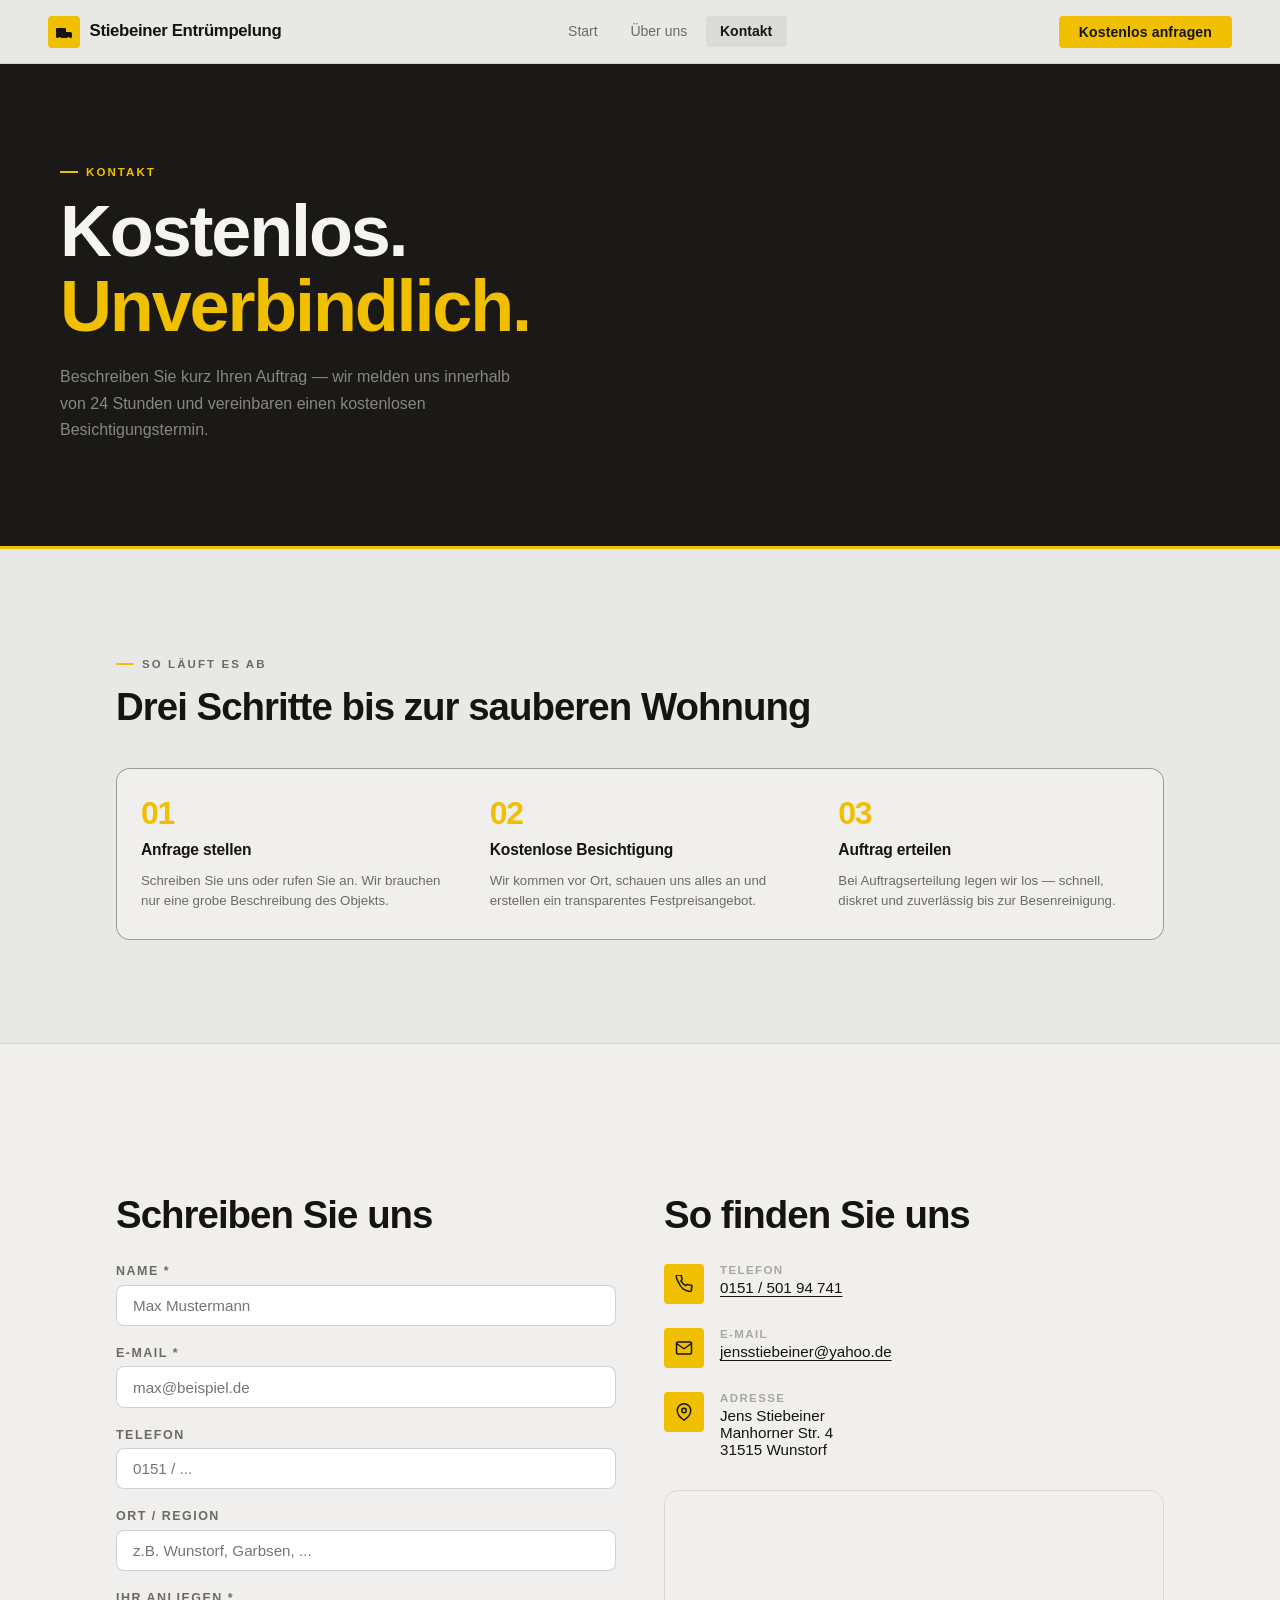
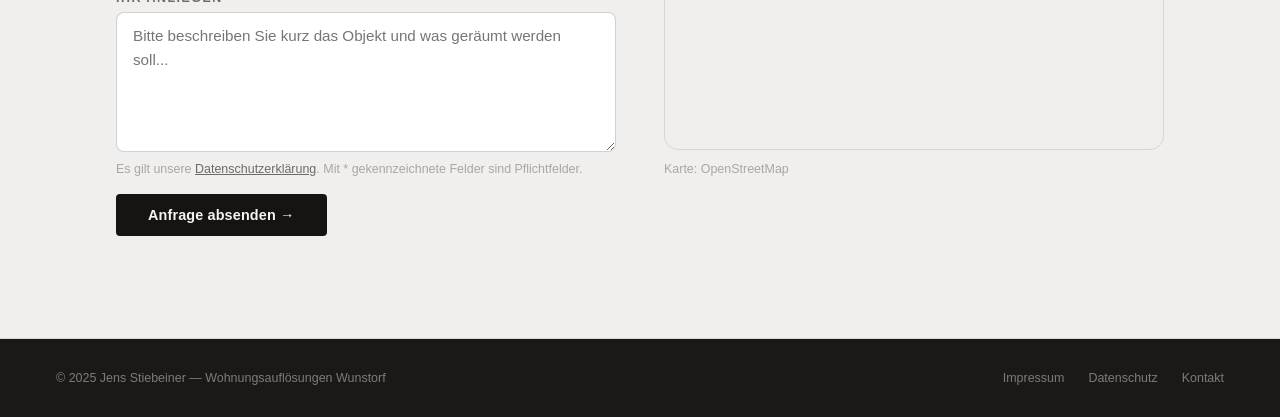
<file: kontakt.html>
<!DOCTYPE html>
<html lang="de">
<head>
  <meta charset="UTF-8" />
  <meta name="viewport" content="width=device-width, initial-scale=1.0" />
  <title>Kontakt — Stiebeiner Entrümpelung Wunstorf</title>
  <meta name="description" content="Kostenlose Besichtigung vereinbaren — Wohnungsauflösung & Entrümpelung in Wunstorf. Jetzt Kontakt aufnehmen: 0151 / 501 94 741." />
  <link rel="preconnect" href="https://api.fontshare.com" />
  <link href="https://api.fontshare.com/v2/css?f[]=clash-display@400,500,600,700&f[]=cabinet-grotesk@400,500,700,800&display=swap" rel="stylesheet" />
  <link rel="stylesheet" href="site.css" />
  <style>
    body {
      overflow-x: hidden;
      overflow-y: auto;
      display: flex;
      flex-direction: column;
      min-height: 100dvh;
    }
    .site-footer { margin-top: auto; }

    /* ── Hero band ── */
    .hero-band {
      background: var(--bg-dark);
      padding: clamp(4rem, 8vw, 7rem) clamp(1.25rem, 5vw, 3.5rem);
    }
    .hero-band-inner {
      max-width: 1160px;
      margin: 0 auto;
    }
    .hero-eyebrow {
      font-size: 0.72rem;
      font-weight: 700;
      letter-spacing: 0.18em;
      text-transform: uppercase;
      color: var(--accent);
      margin-bottom: 1rem;
      display: flex;
      align-items: center;
      gap: 0.5rem;
    }
    .hero-eyebrow::before {
      content: '';
      display: block;
      width: 18px;
      height: 2px;
      background: var(--accent);
    }
    .hero-title {
      font-family: var(--font-display);
      font-size: clamp(2.4rem, 6vw, 4.5rem);
      font-weight: 600;
      line-height: 1.04;
      letter-spacing: -0.03em;
      color: var(--text-inv);
    }
    .hero-title em {
      font-style: normal;
      color: var(--accent);
    }
    .hero-sub {
      font-size: clamp(0.9rem, 1.5vw, 1rem);
      color: rgba(245,244,240,0.50);
      margin-top: 1.25rem;
      max-width: 52ch;
      line-height: 1.65;
    }

    /* ── Process steps ── */
    .process-row {
      display: grid;
      grid-template-columns: repeat(3, 1fr);
      gap: 0;
      background: var(--border-heavy);
      border: 1px solid var(--border-heavy);
      border-radius: var(--radius-lg);
      overflow: hidden;
      margin-top: 2.5rem;
    }
    @media (max-width: 640px) {
      .process-row { grid-template-columns: 1fr; }
    }
    .process-step {
      background: var(--surface);
      padding: 1.75rem 1.5rem;
      display: flex;
      flex-direction: column;
      gap: 0.75rem;
      transition: background 0.2s ease;
    }
    .process-step:hover { background: var(--surface-2); }
    .process-num {
      font-family: var(--font-display);
      font-size: 2rem;
      font-weight: 600;
      color: var(--accent);
      letter-spacing: -0.04em;
      line-height: 1;
    }
    .process-title {
      font-family: var(--font-display);
      font-size: 0.975rem;
      font-weight: 600;
      letter-spacing: -0.01em;
    }
    .process-desc {
      font-size: 0.83rem;
      color: var(--text-muted);
      line-height: 1.5;
    }

    /* ── Map embed ── */
    .map-wrap {
      border-radius: var(--radius-lg);
      overflow: hidden;
      border: 1px solid var(--border);
      height: 260px;
    }
    .map-wrap iframe {
      width: 100%;
      height: 100%;
      border: 0;
      display: block;
    }

    /* ── Success message ── */
    .form-success {
      display: none;
      background: #e8f5e9;
      border: 1px solid #a5d6a7;
      border-radius: var(--radius-md);
      padding: 1.25rem 1.5rem;
      color: #2e7d32;
      font-size: 0.92rem;
      line-height: 1.55;
      margin-top: 1rem;
    }
    .form-success.show { display: block; }
  </style>
</head>
<body class="page-body">

  <!-- Navigation -->
  <nav class="site-nav" id="siteNav">
    <a href="index.html" class="nav-logo">
      <span class="nav-logo-mark">
        <svg viewBox="0 0 18 18" fill="none">
          <rect x="1" y="9" width="16" height="6" rx="1.5" fill="#151412"/>
          <rect x="1" y="5" width="10" height="5" rx="1" fill="#151412"/>
          <circle cx="4.5" cy="15.5" r="1.5" fill="#f0c000"/>
          <circle cx="13.5" cy="15.5" r="1.5" fill="#f0c000"/>
        </svg>
      </span>
      <span>Stiebeiner&nbsp;Entrümpelung</span>
    </a>
    <ul class="nav-links">
      <li><a href="index.html">Start</a></li>
      <li><a href="ueber-uns.html">Über uns</a></li>
      <li><a href="kontakt.html" class="active">Kontakt</a></li>
    </ul>
    <a href="kontakt.html" class="nav-cta">Kostenlos anfragen</a>
    <button class="nav-hamburger" id="navHamburger" aria-label="Menü öffnen">
      <span></span><span></span><span></span>
    </button>
  </nav>

  <div class="nav-drawer" id="navDrawer">
    <ul>
      <li><a href="index.html">Start</a></li>
      <li><a href="ueber-uns.html">Über uns</a></li>
      <li><a href="kontakt.html" class="active">Kontakt</a></li>
    </ul>
    <a href="kontakt.html" class="nav-cta">Kostenlos anfragen</a>
  </div>

  <!-- Hero -->
  <div class="hero-band">
    <div class="hero-band-inner">
      <p class="hero-eyebrow">Kontakt</p>
      <h1 class="hero-title">Kostenlos.<br><em>Unverbindlich.</em></h1>
      <p class="hero-sub">
        Beschreiben Sie kurz Ihren Auftrag — wir melden uns innerhalb von
        24 Stunden und vereinbaren einen kostenlosen Besichtigungstermin.
      </p>
    </div>
  </div>

  <div class="stripe-divider"></div>

  <!-- How it works -->
  <div class="section">
    <p class="eyebrow reveal">So läuft es ab</p>
    <h2 class="section-heading reveal reveal-delay-1">Drei Schritte bis zur sauberen Wohnung</h2>
    <div class="process-row reveal reveal-delay-2">
      <div class="process-step">
        <div class="process-num">01</div>
        <div class="process-title">Anfrage stellen</div>
        <div class="process-desc">Schreiben Sie uns oder rufen Sie an. Wir brauchen nur eine grobe Beschreibung des Objekts.</div>
      </div>
      <div class="process-step">
        <div class="process-num">02</div>
        <div class="process-title">Kostenlose Besichtigung</div>
        <div class="process-desc">Wir kommen vor Ort, schauen uns alles an und erstellen ein transparentes Festpreisangebot.</div>
      </div>
      <div class="process-step">
        <div class="process-num">03</div>
        <div class="process-title">Auftrag erteilen</div>
        <div class="process-desc">Bei Auftragserteilung legen wir los — schnell, diskret und zuverlässig bis zur Besenreinigung.</div>
      </div>
    </div>
  </div>

  <!-- Contact grid -->
  <div style="background:var(--surface);border-top:1px solid var(--border);border-bottom:1px solid var(--border);">
    <div class="section">
      <div class="contact-grid">

        <!-- Form -->
        <div class="reveal">
          <h2 class="section-heading" style="margin-bottom:1.75rem;">Schreiben Sie uns</h2>

          <form
            action="https://formsubmit.co/jensstiebeiner@yahoo.de"
            method="POST"
            id="contactForm"
          >
            <input type="hidden" name="_subject" value="Neue Anfrage — Entrümpelung Wunstorf" />
            <input type="hidden" name="_next" value="https://sprinter-scroll-animation.vercel.app/kontakt.html?success=1" />
            <input type="hidden" name="_captcha" value="false" />
            <input type="text" name="_honey" style="display:none" tabindex="-1" autocomplete="off" />

            <div class="form-group">
              <label class="form-label" for="name">Name *</label>
              <input class="form-input" type="text" id="name" name="name" required placeholder="Max Mustermann" />
            </div>
            <div class="form-group">
              <label class="form-label" for="email">E-Mail *</label>
              <input class="form-input" type="email" id="email" name="email" required placeholder="max@beispiel.de" />
            </div>
            <div class="form-group">
              <label class="form-label" for="tel">Telefon</label>
              <input class="form-input" type="tel" id="tel" name="telefon" placeholder="0151 / ..." />
            </div>
            <div class="form-group">
              <label class="form-label" for="ort">Ort / Region</label>
              <input class="form-input" type="text" id="ort" name="ort" placeholder="z.B. Wunstorf, Garbsen, ..." />
            </div>
            <div class="form-group">
              <label class="form-label" for="message">Ihr Anliegen *</label>
              <textarea class="form-textarea" id="message" name="nachricht" required placeholder="Bitte beschreiben Sie kurz das Objekt und was geräumt werden soll..."></textarea>
            </div>

            <p class="form-note">Es gilt unsere <a href="#" style="color:var(--text-muted);text-decoration:underline;">Datenschutzerklärung</a>. Mit * gekennzeichnete Felder sind Pflichtfelder.</p>
            <button type="submit" class="form-submit">Anfrage absenden &rarr;</button>
          </form>

          <div class="form-success" id="formSuccess">
            ✓ Vielen Dank für Ihre Anfrage! Wir melden uns innerhalb von 24 Stunden bei Ihnen.
          </div>
        </div>

        <!-- Contact info + map -->
        <div class="reveal reveal-delay-2">
          <h2 class="section-heading" style="margin-bottom:1.75rem;">So finden Sie uns</h2>

          <div class="contact-info" style="margin-bottom:2rem;">
            <div class="contact-info-row">
              <div class="contact-info-icon">
                <svg viewBox="0 0 24 24" fill="none" stroke="#151412" stroke-width="2" stroke-linecap="round" stroke-linejoin="round">
                  <path d="M22 16.92v3a2 2 0 0 1-2.18 2 19.79 19.79 0 0 1-8.63-3.07A19.5 19.5 0 0 1 4.69 9.81 19.79 19.79 0 0 1 1.61 2.22 2 2 0 0 1 3.6.04h3a2 2 0 0 1 2 1.72c.127.96.361 1.903.7 2.81a2 2 0 0 1-.45 2.11L7.91 7.91a16 16 0 0 0 6.29 6.29l.95-.95a2 2 0 0 1 2.11-.45c.907.339 1.85.573 2.81.7A2 2 0 0 1 22 16.92z"/>
                </svg>
              </div>
              <div>
                <div class="contact-info-label">Telefon</div>
                <div class="contact-info-value"><a href="tel:015150194741">0151 / 501 94 741</a></div>
              </div>
            </div>
            <div class="contact-info-row">
              <div class="contact-info-icon">
                <svg viewBox="0 0 24 24" fill="none" stroke="#151412" stroke-width="2" stroke-linecap="round" stroke-linejoin="round">
                  <path d="M4 4h16c1.1 0 2 .9 2 2v12c0 1.1-.9 2-2 2H4c-1.1 0-2-.9-2-2V6c0-1.1.9-2 2-2z"/>
                  <polyline points="22,6 12,13 2,6"/>
                </svg>
              </div>
              <div>
                <div class="contact-info-label">E-Mail</div>
                <div class="contact-info-value"><a href="mailto:jensstiebeiner@yahoo.de">jensstiebeiner@yahoo.de</a></div>
              </div>
            </div>
            <div class="contact-info-row">
              <div class="contact-info-icon">
                <svg viewBox="0 0 24 24" fill="none" stroke="#151412" stroke-width="2" stroke-linecap="round" stroke-linejoin="round">
                  <path d="M21 10c0 7-9 13-9 13s-9-6-9-13a9 9 0 0 1 18 0z"/>
                  <circle cx="12" cy="10" r="3"/>
                </svg>
              </div>
              <div>
                <div class="contact-info-label">Adresse</div>
                <div class="contact-info-value">Jens Stiebeiner<br>Manhorner Str. 4<br>31515 Wunstorf</div>
              </div>
            </div>
          </div>

          <div class="map-wrap">
            <iframe
              src="https://www.openstreetmap.org/export/embed.html?bbox=9.38%2C52.41%2C9.46%2C52.45&layer=mapnik&marker=52.4275%2C9.4217"
              title="Standort Wunstorf"
              loading="lazy"
              allowfullscreen
            ></iframe>
          </div>

          <p style="font-size:0.78rem;color:var(--text-faint);margin-top:0.75rem;">
            Karte: <a href="https://www.openstreetmap.org/?mlat=52.4275&mlon=9.4217#map=13/52.4275/9.4217" target="_blank" rel="noopener" style="color:var(--text-faint);">OpenStreetMap</a>
          </p>
        </div>

      </div>
    </div>
  </div>

  <!-- Footer -->
  <footer class="site-footer">
    <span>&copy; 2025 Jens Stiebeiner — Wohnungsauflösungen Wunstorf</span>
    <div class="footer-links">
      <a href="#">Impressum</a>
      <a href="#">Datenschutz</a>
      <a href="kontakt.html">Kontakt</a>
    </div>
  </footer>

  <script>
    const nav = document.getElementById('siteNav');
    window.addEventListener('scroll', () => nav.classList.toggle('scrolled', scrollY > 20), { passive: true });
    const ham = document.getElementById('navHamburger');
    const drawer = document.getElementById('navDrawer');
    ham.addEventListener('click', () => { ham.classList.toggle('open'); drawer.classList.toggle('open'); });
    const obs = new IntersectionObserver(
      (entries) => entries.forEach(e => { if (e.isIntersecting) { e.target.classList.add('visible'); obs.unobserve(e.target); } }),
      { threshold: 0.12 }
    );
    document.querySelectorAll('.reveal').forEach(el => obs.observe(el));

    if (new URLSearchParams(location.search).get('success') === '1') {
      document.getElementById('formSuccess').classList.add('show');
      document.getElementById('contactForm').style.display = 'none';
    }
  </script>
</body>
</html>
</file>
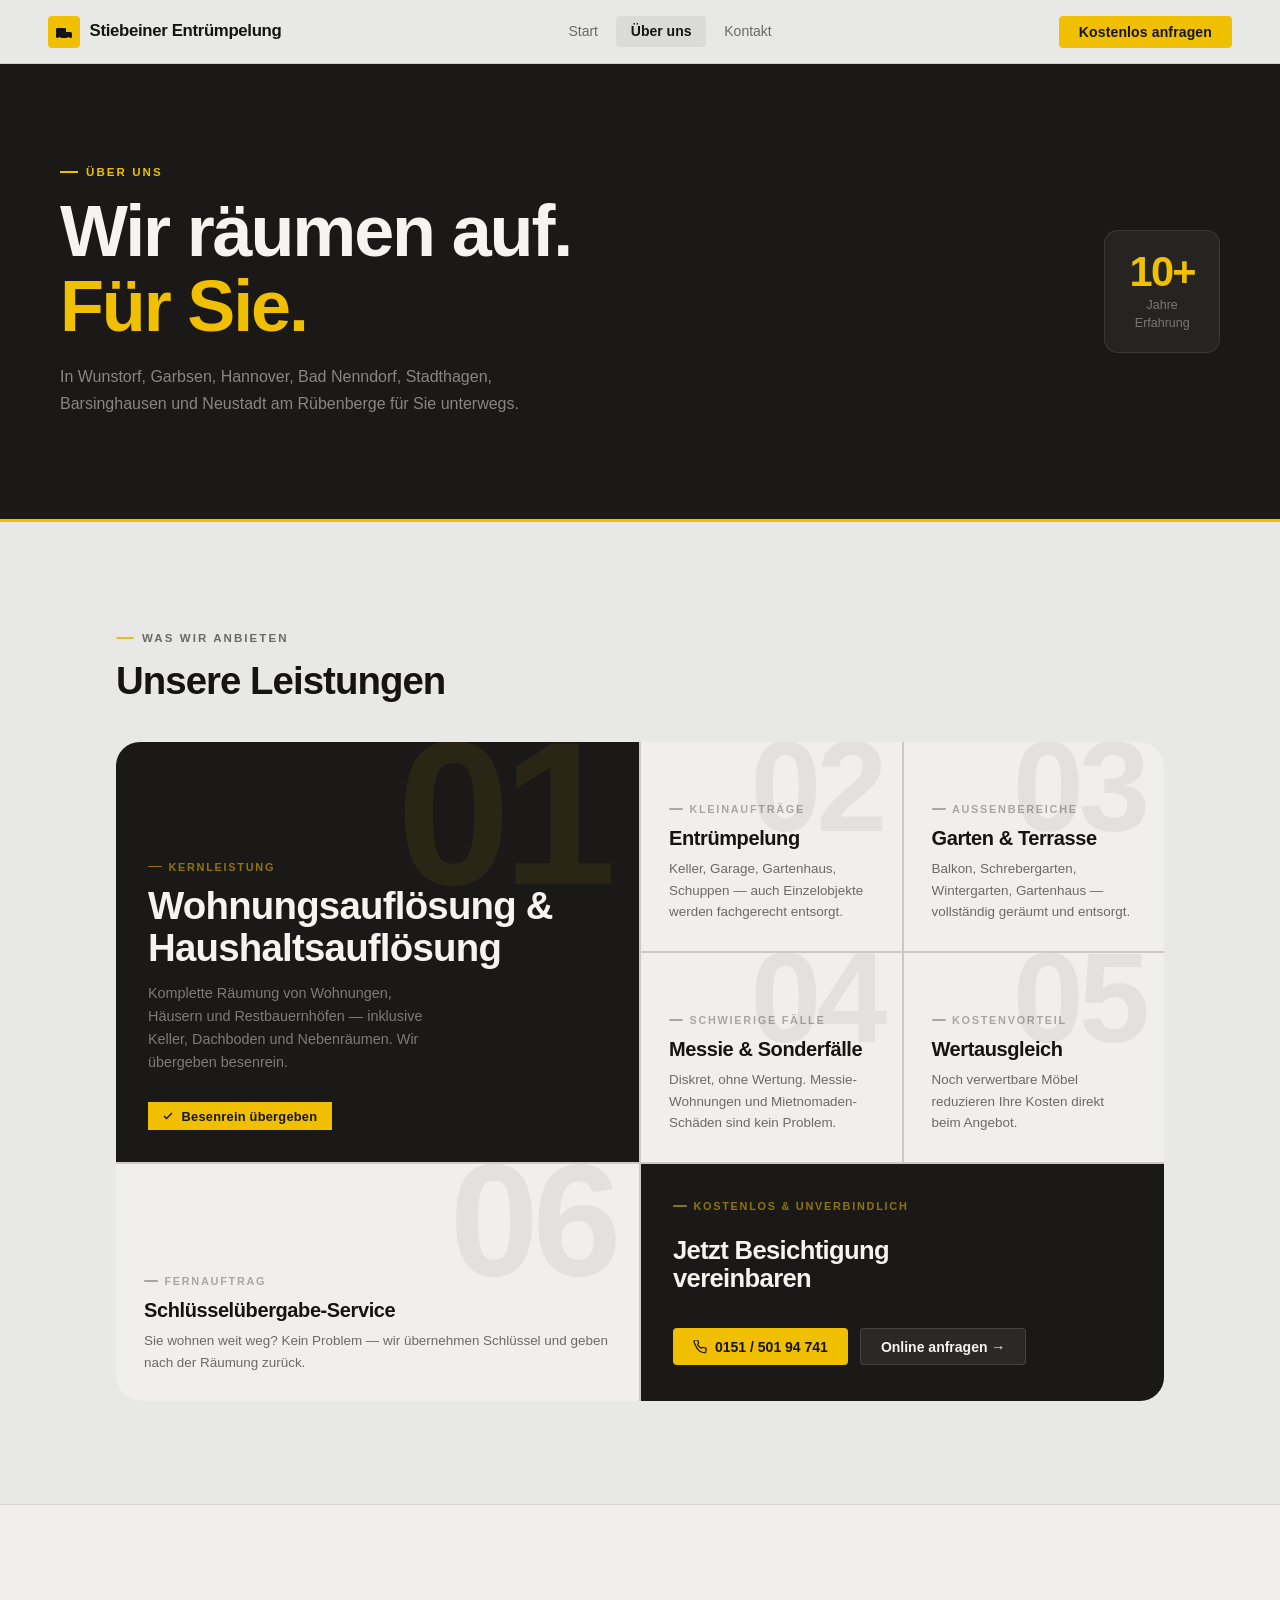
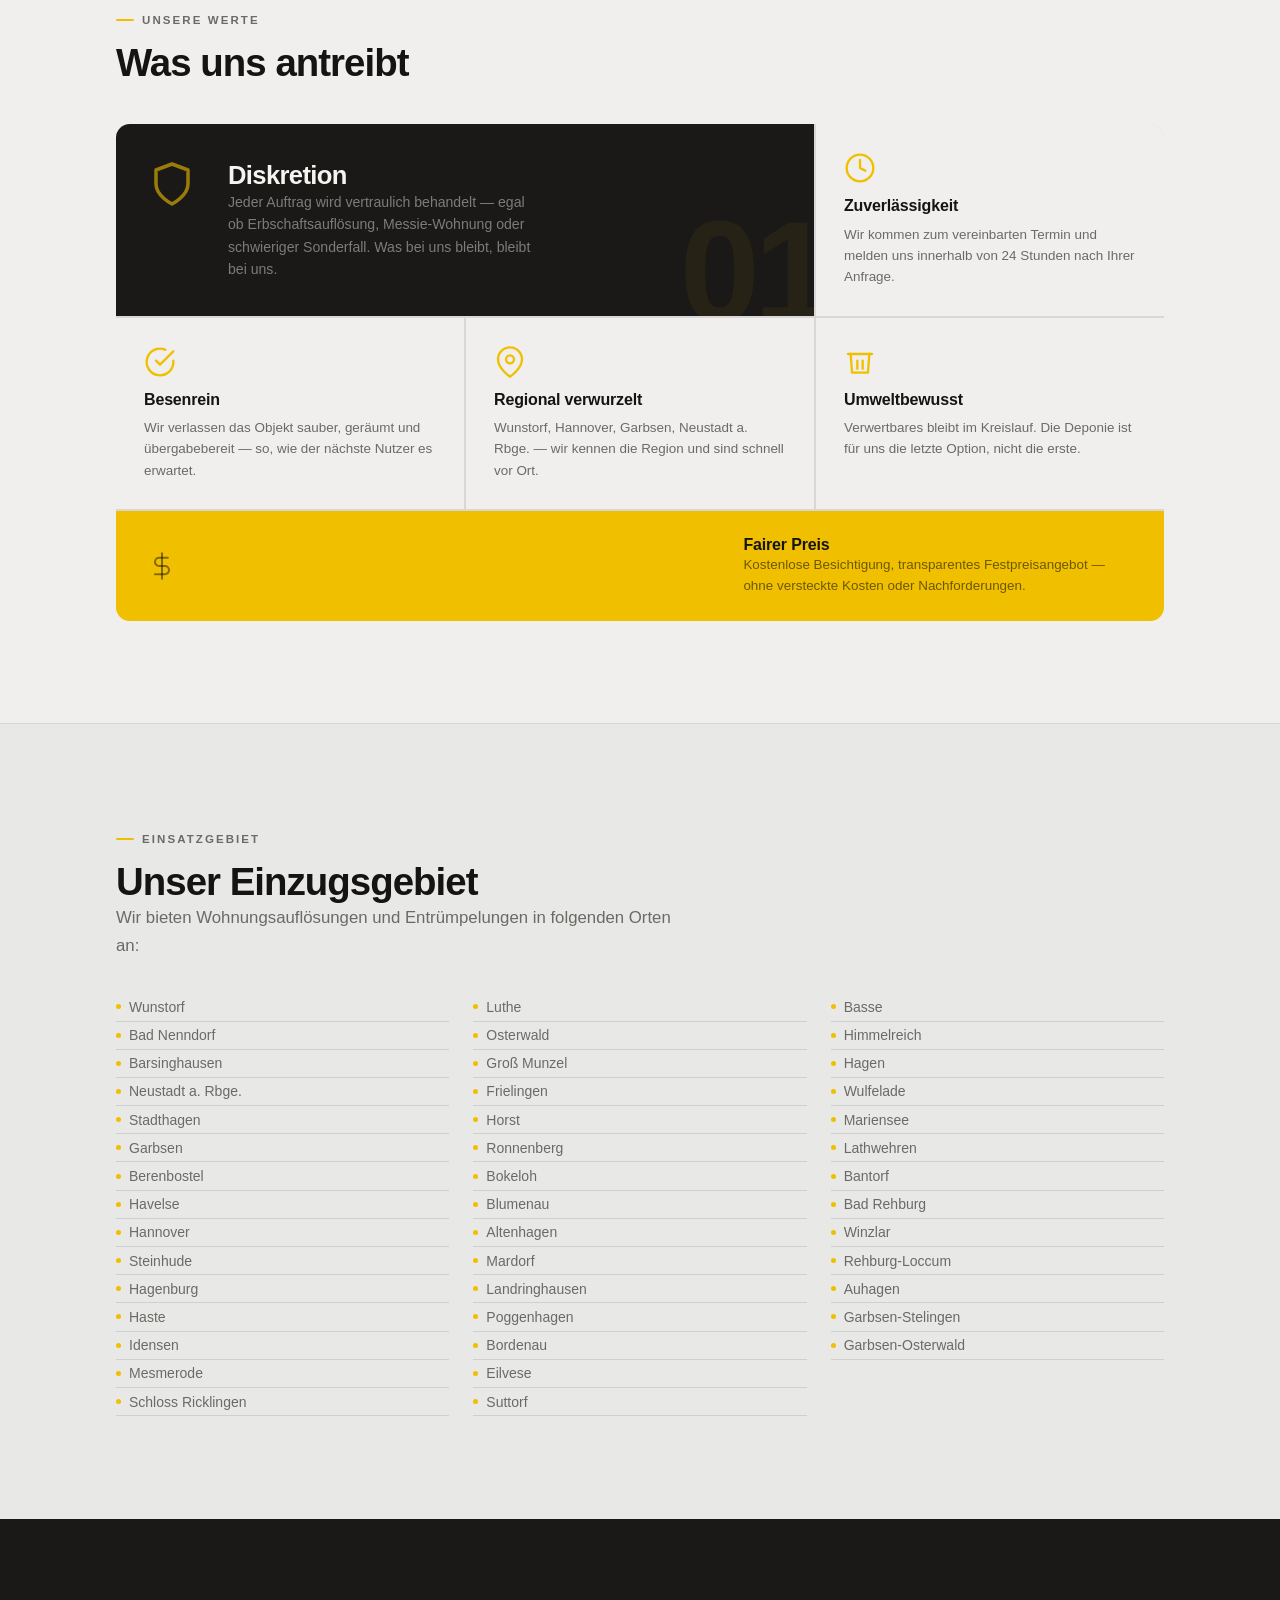
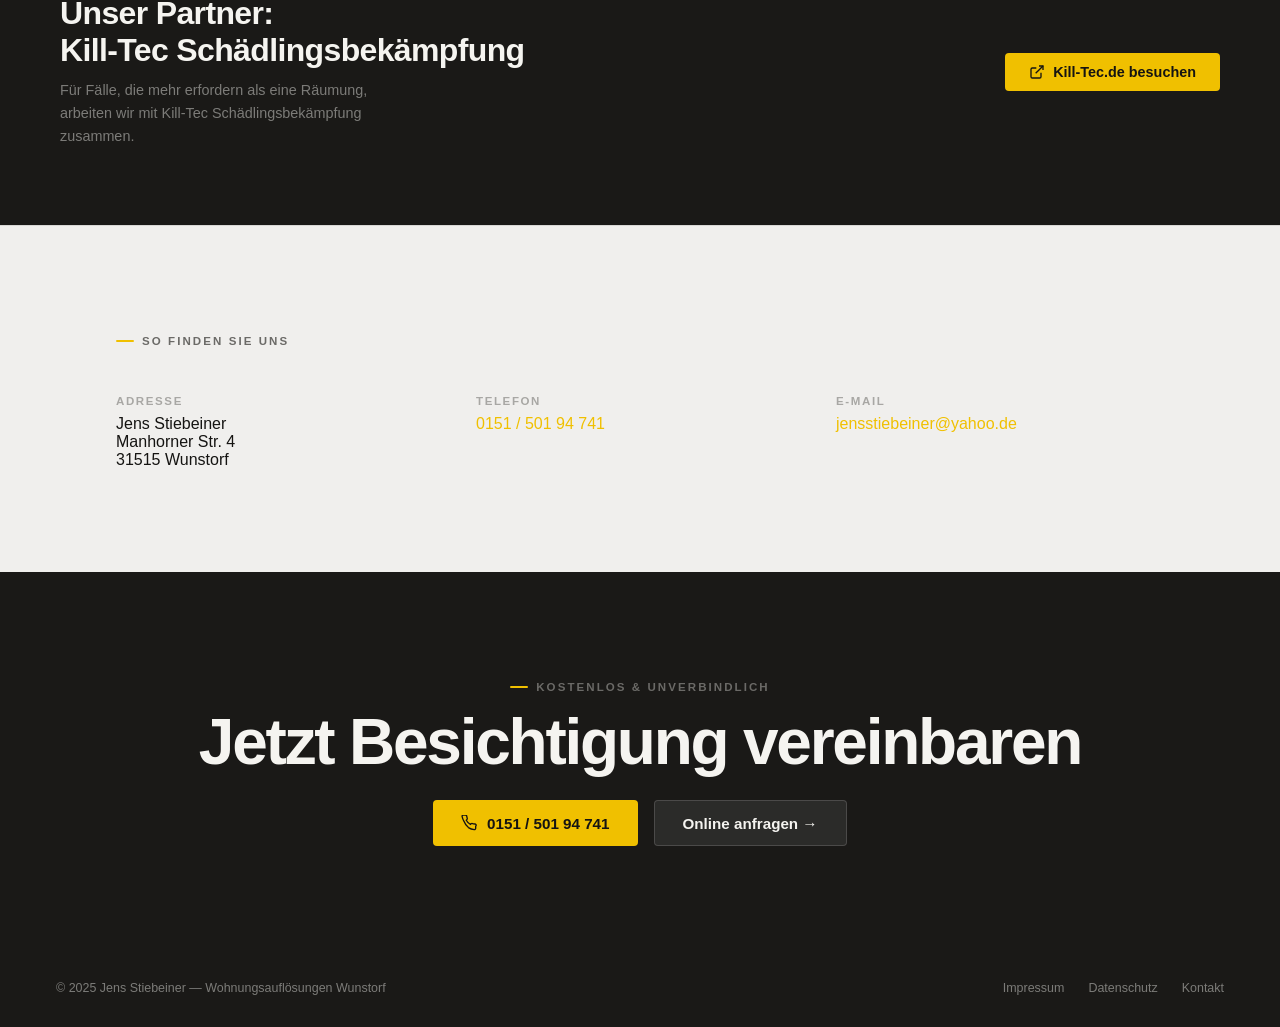
<file: ueber-uns.html>
<!DOCTYPE html>
<html lang="de">
<head>
  <meta charset="UTF-8" />
  <meta name="viewport" content="width=device-width, initial-scale=1.0" />
  <title>Über uns — Stiebeiner Entrümpelung Wunstorf</title>
  <meta name="description" content="Wir bieten Wohnungsauflösungen und Entrümpelungen in Wunstorf und der gesamten Region Hannover an. Diskret, zuverlässig, besenrein." />
  <link rel="preconnect" href="https://api.fontshare.com" />
  <link href="https://api.fontshare.com/v2/css?f[]=clash-display@400,500,600,700&f[]=cabinet-grotesk@400,500,700,800&display=swap" rel="stylesheet" />
  <link rel="stylesheet" href="site.css" />
  <style>
    body { overflow-x: hidden; overflow-y: auto; }

    /* ── Hero ── */
    .hero-band {
      background: var(--bg-dark);
      padding: clamp(4rem, 8vw, 7rem) clamp(1.25rem, 5vw, 3.5rem);
    }
    .hero-band-inner {
      max-width: 1160px;
      margin: 0 auto;
      display: grid;
      grid-template-columns: 1fr auto;
      align-items: end;
      gap: 2rem;
    }
    @media (max-width: 600px) {
      .hero-band-inner { grid-template-columns: 1fr; }
    }
    .hero-eyebrow {
      font-size: 0.72rem;
      font-weight: 700;
      letter-spacing: 0.18em;
      text-transform: uppercase;
      color: var(--accent);
      margin-bottom: 1rem;
      display: flex;
      align-items: center;
      gap: 0.5rem;
    }
    .hero-eyebrow::before {
      content: '';
      display: block;
      width: 18px;
      height: 2px;
      background: var(--accent);
    }
    .hero-title {
      font-family: var(--font-display);
      font-size: clamp(2.4rem, 6vw, 4.5rem);
      font-weight: 600;
      line-height: 1.04;
      letter-spacing: -0.03em;
      color: var(--text-inv);
    }
    .hero-title em { font-style: normal; color: var(--accent); }
    .hero-sub {
      font-size: clamp(0.9rem, 1.5vw, 1rem);
      color: rgba(245,244,240,0.50);
      margin-top: 1.25rem;
      max-width: 52ch;
      line-height: 1.65;
    }
    .hero-badge {
      background: rgba(255,255,255,0.05);
      border: 1px solid rgba(255,255,255,0.09);
      border-radius: var(--radius-lg);
      padding: 1.25rem 1.5rem;
      text-align: center;
      white-space: nowrap;
      align-self: center;
    }
    .hero-badge-num {
      font-family: var(--font-display);
      font-size: 2.6rem;
      font-weight: 600;
      color: var(--accent);
      letter-spacing: -0.04em;
      line-height: 1;
    }
    .hero-badge-label {
      font-size: 0.78rem;
      color: rgba(245,244,240,0.4);
      margin-top: 0.3rem;
      line-height: 1.4;
    }

    /* ═══════════════════════════════════════════════════
       LEISTUNGEN — 4-col bento
    ═══════════════════════════════════════════════════ */
    .leistungen-section {
      padding: clamp(4rem, 8vw, 7rem) clamp(1.25rem, 5vw, 3.5rem);
      max-width: 1160px;
      margin: 0 auto;
    }

    .leistungen-grid {
      margin-top: 2.5rem;
      display: grid;
      grid-template-columns: 1fr 1fr 1fr 1fr;
      grid-template-rows: 1fr 1fr auto;
      grid-template-areas:
        "feat feat c02 c03"
        "feat feat c04 c05"
        "c06  c06  cta cta";
      gap: 2px;
      background: rgba(0,0,0,0.13);
      border-radius: var(--radius-xl);
      overflow: hidden;
    }

    .lcard--featured { grid-area: feat; }
    .lcard--c02      { grid-area: c02; }
    .lcard--c03      { grid-area: c03; }
    .lcard--c04      { grid-area: c04; }
    .lcard--c05      { grid-area: c05; }
    .lcard--c06      { grid-area: c06; }
    .lcard--cta      { grid-area: cta; }

    @media (max-width: 860px) {
      .leistungen-grid {
        grid-template-columns: 1fr 1fr;
        grid-template-rows: none;
        grid-template-areas: none;
      }
      .lcard--featured,
      .lcard--c02, .lcard--c03,
      .lcard--c04, .lcard--c05,
      .lcard--c06, .lcard--cta { grid-area: auto; }
      .lcard--cta { grid-column: span 2; }
    }
    @media (max-width: 520px) {
      .leistungen-grid { grid-template-columns: 1fr; }
      .lcard--cta { grid-column: span 1; }
    }

    .lcard {
      background: var(--surface);
      padding: 2rem 1.75rem 1.75rem;
      position: relative;
      overflow: hidden;
      display: flex;
      flex-direction: column;
      justify-content: flex-end;
      min-height: 200px;
      transition: background 0.22s ease;
    }
    .lcard:hover { background: var(--surface-2); }

    .lcard--featured {
      background: var(--bg-dark);
      min-height: 420px;
      padding: 2.5rem 2rem 2rem;
    }
    .lcard--featured:hover { background: #232220; }

    .lcard--cta {
      background: var(--bg-dark);
      justify-content: center;
      align-items: flex-start;
      gap: 1rem;
      padding: 2.25rem 2rem;
      min-height: 0;
    }
    .lcard--cta:hover { background: #1e1d1b; }
    .lcard-cta-label {
      font-size: 0.68rem;
      font-weight: 700;
      letter-spacing: 0.16em;
      text-transform: uppercase;
      color: rgba(240,192,0,0.55);
      display: flex;
      align-items: center;
      gap: 0.4rem;
      margin-bottom: 0.5rem;
    }
    .lcard-cta-label::before {
      content: '';
      display: block;
      width: 14px;
      height: 1.5px;
      background: currentColor;
      border-radius: 2px;
    }
    .lcard-cta-title {
      font-family: var(--font-display);
      font-size: clamp(1.1rem, 2.5vw, 1.6rem);
      font-weight: 600;
      letter-spacing: -0.025em;
      line-height: 1.1;
      color: var(--text-inv);
      margin-bottom: 1.25rem;
    }
    .lcard-cta-btns { display: flex; gap: 0.75rem; flex-wrap: wrap; }
    .lcard-cta-btn {
      display: inline-flex;
      align-items: center;
      gap: 0.5rem;
      font-family: var(--font-display);
      font-size: 0.875rem;
      font-weight: 600;
      padding: 0.6rem 1.25rem;
      border-radius: var(--radius-sm);
      transition: background 0.18s ease, transform 0.18s ease;
      text-decoration: none;
      white-space: nowrap;
    }
    .lcard-cta-btn--primary { background: var(--accent); color: var(--accent-text); }
    .lcard-cta-btn--primary:hover { background: var(--accent-dark); transform: translateY(-1px); }
    .lcard-cta-btn--ghost {
      background: rgba(255,255,255,0.07);
      color: var(--text-inv);
      border: 1px solid rgba(255,255,255,0.12);
    }
    .lcard-cta-btn--ghost:hover { background: rgba(255,255,255,0.12); }

    .lcard-num {
      position: absolute;
      top: -0.15em;
      right: 0.15em;
      font-family: var(--font-display);
      font-size: clamp(5rem, 10vw, 8rem);
      font-weight: 700;
      line-height: 1;
      letter-spacing: -0.04em;
      color: rgba(0,0,0,0.055);
      pointer-events: none;
      user-select: none;
    }
    .lcard--featured .lcard-num {
      color: rgba(240,192,0,0.08);
      font-size: clamp(7rem, 16vw, 13rem);
    }
    .lcard--c06 .lcard-num { font-size: clamp(6rem, 13vw, 10rem); }

    .lcard-tag {
      display: inline-flex;
      align-items: center;
      gap: 0.4rem;
      font-size: 0.68rem;
      font-weight: 700;
      letter-spacing: 0.16em;
      text-transform: uppercase;
      color: var(--text-faint);
      margin-bottom: 0.75rem;
    }
    .lcard--featured .lcard-tag { color: rgba(240,192,0,0.55); }
    .lcard-tag::before {
      content: '';
      display: block;
      width: 14px;
      height: 1.5px;
      background: currentColor;
      border-radius: 2px;
    }

    .lcard-title {
      font-family: var(--font-display);
      font-weight: 600;
      letter-spacing: -0.02em;
      line-height: 1.1;
      color: var(--text);
    }
    .lcard--featured .lcard-title {
      color: var(--text-inv);
      font-size: clamp(1.5rem, 3.5vw, 2.4rem);
    }
    .lcard:not(.lcard--featured):not(.lcard--cta) .lcard-title {
      font-size: clamp(1rem, 2vw, 1.25rem);
    }

    .lcard-desc { margin-top: 0.6rem; font-size: 0.84rem; line-height: 1.6; }
    .lcard--featured .lcard-desc {
      color: rgba(245,244,240,0.45);
      font-size: 0.9rem;
      max-width: 36ch;
      margin-top: 0.8rem;
    }
    .lcard:not(.lcard--featured) .lcard-desc { color: var(--text-muted); }

    .lcard-pill {
      display: inline-flex;
      align-items: center;
      gap: 0.45rem;
      background: var(--accent);
      color: var(--accent-text);
      font-family: var(--font-display);
      font-size: 0.8rem;
      font-weight: 700;
      padding: 0.4rem 0.9rem;
      border-radius: var(--radius-full);
      margin-top: 1.75rem;
      letter-spacing: 0.02em;
      width: fit-content;
    }

    /* ═══════════════════════════════════════════════════
       WERTE — explicit 3-col grid-template-areas
       Layout:
         [ disk (col 1-2) ] [ zuv ]
         [ bes  ] [ reg  ] [ umw ]
         [ preis (col 1-2) ] [ --- ghost ]  ← no: 6 cards = 2 rows of 3, no orphan
       Simpler: fixed 3-col, 2 rows → 6 slots, always full.
       Featured "Diskretion" spans col 1-2 in row 1 for visual weight.
       Row 2: Besenrein | Regional | Umwelt
       Row 3: Preis (spans 2) | nothing ← avoid orphan
       Better: just 3 cols × 2 rows, no spanning → 6 cards, zero orphans.
       With a twist: first card wide (spans 2) + 1 normal = row 1 (3 cols = 2+1)
                     row 2: 3 normal cards = 3 cols
       Total: 1 wide + 1 + 3 = 5 cards? No, we have 6.
       Cleanest: 3-col, 2 rows, all equal. No orphan ever. Done.
    ═══════════════════════════════════════════════════ */
    .values-section {
      background: var(--surface);
      border-top: 1px solid var(--border);
      border-bottom: 1px solid var(--border);
    }

    .values-grid {
      display: grid;
      grid-template-columns: 1fr 1fr 1fr;
      grid-template-rows: auto auto;
      grid-template-areas:
        "vfeat vfeat v02"
        "v03   v04   v05";
      gap: 2px;
      background: rgba(0,0,0,0.10);
      border-radius: var(--radius-lg);
      overflow: hidden;
      margin-top: 2.5rem;
    }

    /* Fairer Preis gets its own full-width bottom row — making 7th slot */
    /* Better: 6 cards, layout:
         vfeat vfeat v02   (row 1: wide Diskretion + Zuverlässigkeit)
         v03   v04   v05   (row 2: Besenrein, Regional, Umwelt)
         vwide vwide vwide (row 3: Fairer Preis full-width accent strip)
    */
    .values-grid {
      grid-template-areas:
        "vfeat vfeat v02"
        "v03   v04   v05"
        "vbot  vbot  vbot";
      grid-template-rows: auto auto auto;
    }

    .vcard--feat  { grid-area: vfeat; }
    .vcard--v02   { grid-area: v02; }
    .vcard--v03   { grid-area: v03; }
    .vcard--v04   { grid-area: v04; }
    .vcard--v05   { grid-area: v05; }
    .vcard--vbot  { grid-area: vbot; }

    @media (max-width: 760px) {
      .values-grid {
        grid-template-columns: 1fr 1fr;
        grid-template-rows: none;
        grid-template-areas: none;
      }
      .vcard--feat, .vcard--v02, .vcard--v03,
      .vcard--v04, .vcard--v05, .vcard--vbot { grid-area: auto; }
      .vcard--vbot { grid-column: span 2; }
    }
    @media (max-width: 480px) {
      .values-grid { grid-template-columns: 1fr; }
      .vcard--vbot { grid-column: span 1; }
    }

    /* Base value card */
    .vcard {
      background: var(--surface);
      padding: 1.75rem;
      display: flex;
      flex-direction: column;
      gap: 0.5rem;
      transition: background 0.2s ease;
      position: relative;
      overflow: hidden;
    }
    .vcard:hover { background: var(--surface-2); }

    /* Featured wide card */
    .vcard--feat {
      background: var(--bg-dark);
      padding: 2.25rem 2rem;
      flex-direction: row;
      align-items: flex-end;
      gap: 2rem;
    }
    .vcard--feat:hover { background: #232220; }
    .vcard--feat-body { flex: 1; }

    /* Bottom strip — accent bar */
    .vcard--vbot {
      background: var(--accent);
      flex-direction: row;
      align-items: center;
      justify-content: space-between;
      padding: 1.5rem 2rem;
      gap: 2rem;
      flex-wrap: wrap;
    }
    .vcard--vbot:hover { background: var(--accent-dark, #c9a100); }
    .vcard--vbot .vcard-title { color: var(--accent-text); font-size: 1rem; margin: 0; }
    .vcard--vbot .vcard-desc  { color: rgba(0,0,0,0.55); font-size: 0.84rem; margin: 0; max-width: 52ch; }

    /* Icon — no yellow square, just bare icon with accent color */
    .vcard-icon {
      width: 32px;
      height: 32px;
      color: var(--accent);
      flex-shrink: 0;
      margin-bottom: 0.25rem;
    }
    .vcard-icon svg { width: 100%; height: 100%; }
    .vcard--feat .vcard-icon {
      width: 48px;
      height: 48px;
      color: rgba(240,192,0,0.6);
      align-self: flex-start;
      margin-bottom: 0;
    }
    .vcard--vbot .vcard-icon {
      color: rgba(0,0,0,0.45);
      width: 28px;
      height: 28px;
      margin-bottom: 0;
      flex-shrink: 0;
    }

    /* Ghost number in featured */
    .vcard--feat .vcard-ghost {
      position: absolute;
      right: -0.1em;
      bottom: -0.2em;
      font-family: var(--font-display);
      font-size: clamp(5rem, 12vw, 9rem);
      font-weight: 700;
      line-height: 1;
      letter-spacing: -0.04em;
      color: rgba(240,192,0,0.06);
      pointer-events: none;
      user-select: none;
    }

    .vcard-title {
      font-family: var(--font-display);
      font-size: 1rem;
      font-weight: 600;
      letter-spacing: -0.01em;
      color: var(--text);
      line-height: 1.2;
    }
    .vcard--feat .vcard-title {
      font-size: clamp(1.2rem, 2.5vw, 1.6rem);
      color: var(--text-inv);
      letter-spacing: -0.025em;
    }

    .vcard-desc {
      font-size: 0.84rem;
      color: var(--text-muted);
      line-height: 1.58;
    }
    .vcard--feat .vcard-desc {
      color: rgba(245,244,240,0.45);
      font-size: 0.88rem;
      max-width: 40ch;
    }

    /* ── Areas ── */
    .areas-grid {
      columns: 3 200px;
      column-gap: 1.5rem;
      margin-top: 2rem;
    }
    .areas-grid li {
      break-inside: avoid;
      list-style: none;
      font-size: 0.875rem;
      color: var(--text-muted);
      padding: 0.35rem 0;
      border-bottom: 1px solid var(--border);
      display: flex;
      align-items: center;
      gap: 0.5rem;
    }
    .areas-grid li::before {
      content: '';
      display: block;
      width: 5px;
      height: 5px;
      border-radius: 50%;
      background: var(--accent);
      flex-shrink: 0;
    }

    /* ── Partner band ── */
    .partner-band {
      background: var(--bg-dark);
      padding: clamp(3rem, 6vw, 5rem) clamp(1.25rem, 5vw, 3.5rem);
    }
    .partner-inner {
      max-width: 1160px;
      margin: 0 auto;
      display: flex;
      align-items: center;
      justify-content: space-between;
      gap: 2rem;
      flex-wrap: wrap;
    }
    .partner-text h3 {
      font-family: var(--font-display);
      font-size: clamp(1.4rem, 3vw, 2rem);
      font-weight: 600;
      color: var(--text-inv);
      letter-spacing: -0.02em;
      margin-bottom: 0.6rem;
    }
    .partner-text p {
      font-size: 0.9rem;
      color: rgba(245,244,240,0.45);
      max-width: 44ch;
      line-height: 1.6;
    }
    .partner-link {
      display: inline-flex;
      align-items: center;
      gap: 0.5rem;
      background: var(--accent);
      color: var(--accent-text);
      font-family: var(--font-display);
      font-size: 0.9rem;
      font-weight: 600;
      padding: 0.7rem 1.5rem;
      border-radius: var(--radius-sm);
      white-space: nowrap;
      transition: background 0.18s ease, transform 0.18s ease;
    }
    .partner-link:hover { background: var(--accent-dark); transform: translateY(-1px); }

    /* ── Contact info ── */
    .contact-info-band {
      background: var(--surface);
      border-top: 1px solid var(--border);
    }
    .contact-info-grid {
      display: grid;
      grid-template-columns: repeat(auto-fit, minmax(200px, 1fr));
      gap: 2rem;
      margin-top: 2rem;
    }
    .contact-info-item { display: flex; flex-direction: column; gap: 0.3rem; }
    .contact-info-label {
      font-size: 0.72rem;
      font-weight: 700;
      letter-spacing: 0.14em;
      text-transform: uppercase;
      color: var(--text-faint);
    }
    .contact-info-value {
      font-family: var(--font-display);
      font-size: 1rem;
      font-weight: 500;
      color: var(--text);
    }
    .contact-info-value a { color: var(--accent); text-decoration: none; }
    .contact-info-value a:hover { text-decoration: underline; }
  </style>
</head>
<body class="page-body">

  <!-- Navigation -->
  <nav class="site-nav" id="siteNav">
    <a href="index.html" class="nav-logo">
      <span class="nav-logo-mark">
        <svg viewBox="0 0 18 18" fill="none">
          <rect x="1" y="9" width="16" height="6" rx="1.5" fill="#151412"/>
          <rect x="1" y="5" width="10" height="5" rx="1" fill="#151412"/>
          <circle cx="4.5" cy="15.5" r="1.5" fill="#f0c000"/>
          <circle cx="13.5" cy="15.5" r="1.5" fill="#f0c000"/>
        </svg>
      </span>
      <span>Stiebeiner&nbsp;Entrümpelung</span>
    </a>
    <ul class="nav-links">
      <li><a href="index.html">Start</a></li>
      <li><a href="ueber-uns.html" class="active">Über uns</a></li>
      <li><a href="kontakt.html">Kontakt</a></li>
    </ul>
    <a href="kontakt.html" class="nav-cta">Kostenlos anfragen</a>
    <button class="nav-hamburger" id="navHamburger" aria-label="Menü öffnen">
      <span></span><span></span><span></span>
    </button>
  </nav>

  <div class="nav-drawer" id="navDrawer">
    <ul>
      <li><a href="index.html">Start</a></li>
      <li><a href="ueber-uns.html" class="active">Über uns</a></li>
      <li><a href="kontakt.html">Kontakt</a></li>
    </ul>
    <a href="kontakt.html" class="nav-cta">Kostenlos anfragen</a>
  </div>

  <!-- Hero -->
  <div class="hero-band">
    <div class="hero-band-inner">
      <div>
        <p class="hero-eyebrow">Über uns</p>
        <h1 class="hero-title">Wir räumen auf.<br><em>Für Sie.</em></h1>
        <p class="hero-sub">
          In Wunstorf, Garbsen, Hannover, Bad Nenndorf, Stadthagen, Barsinghausen
          und Neustadt am Rübenberge für Sie unterwegs.
        </p>
      </div>
      <div class="hero-badge">
        <div class="hero-badge-num">10+</div>
        <div class="hero-badge-label">Jahre<br>Erfahrung</div>
      </div>
    </div>
  </div>

  <div class="stripe-divider"></div>

  <!-- LEISTUNGEN -->
  <div class="leistungen-section">
    <p class="eyebrow reveal">Was wir anbieten</p>
    <h2 class="section-heading reveal reveal-delay-1">Unsere Leistungen</h2>

    <div class="leistungen-grid">

      <div class="lcard lcard--featured reveal">
        <span class="lcard-num">01</span>
        <span class="lcard-tag">Kernleistung</span>
        <h3 class="lcard-title">Wohnungs&shy;auflösung &amp; Haushalts&shy;auflösung</h3>
        <p class="lcard-desc">Komplette Räumung von Wohnungen, Häusern und Restbauernhöfen — inklusive Keller, Dachboden und Nebenräumen. Wir übergeben besenrein.</p>
        <span class="lcard-pill">
          <svg width="12" height="12" viewBox="0 0 24 24" fill="none" stroke="currentColor" stroke-width="2.5"><polyline points="20 6 9 17 4 12"/></svg>
          Besenrein übergeben
        </span>
      </div>

      <div class="lcard lcard--c02 reveal">
        <span class="lcard-num">02</span>
        <span class="lcard-tag">Kleinaufträge</span>
        <h3 class="lcard-title">Entrümpelung</h3>
        <p class="lcard-desc">Keller, Garage, Gartenhaus, Schuppen — auch Einzelobjekte werden fachgerecht entsorgt.</p>
      </div>

      <div class="lcard lcard--c03 reveal reveal-delay-1">
        <span class="lcard-num">03</span>
        <span class="lcard-tag">Außenbereiche</span>
        <h3 class="lcard-title">Garten &amp; Terrasse</h3>
        <p class="lcard-desc">Balkon, Schrebergarten, Wintergarten, Gartenhaus — vollständig geräumt und entsorgt.</p>
      </div>

      <div class="lcard lcard--c04 reveal reveal-delay-1">
        <span class="lcard-num">04</span>
        <span class="lcard-tag">Schwierige Fälle</span>
        <h3 class="lcard-title">Messie &amp; Sonderfälle</h3>
        <p class="lcard-desc">Diskret, ohne Wertung. Messie-Wohnungen und Mietnomaden-Schäden sind kein Problem.</p>
      </div>

      <div class="lcard lcard--c05 reveal reveal-delay-2">
        <span class="lcard-num">05</span>
        <span class="lcard-tag">Kostenvorteil</span>
        <h3 class="lcard-title">Wertausgleich</h3>
        <p class="lcard-desc">Noch verwertbare Möbel reduzieren Ihre Kosten direkt beim Angebot.</p>
      </div>

      <div class="lcard lcard--c06 reveal">
        <span class="lcard-num">06</span>
        <span class="lcard-tag">Fernauftrag</span>
        <h3 class="lcard-title">Schlüssel&shy;übergabe-Service</h3>
        <p class="lcard-desc">Sie wohnen weit weg? Kein Problem — wir übernehmen Schlüssel und geben nach der Räumung zurück.</p>
      </div>

      <div class="lcard lcard--cta reveal reveal-delay-1">
        <span class="lcard-cta-label">Kostenlos &amp; unverbindlich</span>
        <p class="lcard-cta-title">Jetzt Besichtigung<br>vereinbaren</p>
        <div class="lcard-cta-btns">
          <a href="tel:015150194741" class="lcard-cta-btn lcard-cta-btn--primary">
            <svg width="14" height="14" viewBox="0 0 24 24" fill="none" stroke="currentColor" stroke-width="2"><path d="M22 16.92v3a2 2 0 0 1-2.18 2 19.79 19.79 0 0 1-8.63-3.07A19.5 19.5 0 0 1 4.69 9.81 19.79 19.79 0 0 1 1.61 2.22 2 2 0 0 1 3.6.04h3a2 2 0 0 1 2 1.72c.127.96.361 1.903.7 2.81a2 2 0 0 1-.45 2.11L7.91 7.91a16 16 0 0 0 6.29 6.29l.95-.95a2 2 0 0 1 2.11-.45c.907.339 1.85.573 2.81.7A2 2 0 0 1 22 16.92z"/></svg>
            0151 / 501 94 741
          </a>
          <a href="kontakt.html" class="lcard-cta-btn lcard-cta-btn--ghost">
            Online anfragen &rarr;
          </a>
        </div>
      </div>

    </div>
  </div>

  <!-- ═══════════════════════════════════
       WERTE — 3-col bento, explicit areas
       Row 1: [Diskretion wide] [Zuverlässigkeit]
       Row 2: [Besenrein] [Regional] [Umwelt]
       Row 3: [Fairer Preis — full-width accent strip]
  ═══════════════════════════════════ -->
  <div class="values-section">
    <div class="section">
      <p class="eyebrow reveal">Unsere Werte</p>
      <h2 class="section-heading reveal reveal-delay-1">Was uns antreibt</h2>

      <div class="values-grid">

        <!-- Diskretion — featured wide -->
        <div class="vcard vcard--feat reveal">
          <div class="vcard-icon">
            <svg viewBox="0 0 24 24" fill="none" stroke="currentColor" stroke-width="1.75" stroke-linecap="round" stroke-linejoin="round"><path d="M12 22s8-4 8-10V5l-8-3-8 3v7c0 6 8 10 8 10z"/></svg>
          </div>
          <div class="vcard--feat-body">
            <div class="vcard-title">Diskretion</div>
            <div class="vcard-desc">Jeder Auftrag wird vertraulich behandelt — egal ob Erbschaftsauflösung, Messie-Wohnung oder schwieriger Sonderfall. Was bei uns bleibt, bleibt bei uns.</div>
          </div>
          <span class="vcard-ghost">01</span>
        </div>

        <!-- Zuverlässigkeit -->
        <div class="vcard vcard--v02 reveal reveal-delay-1">
          <div class="vcard-icon">
            <svg viewBox="0 0 24 24" fill="none" stroke="currentColor" stroke-width="1.75" stroke-linecap="round" stroke-linejoin="round"><circle cx="12" cy="12" r="10"/><polyline points="12 6 12 12 16 14"/></svg>
          </div>
          <div class="vcard-title">Zuverlässigkeit</div>
          <div class="vcard-desc">Wir kommen zum vereinbarten Termin und melden uns innerhalb von 24 Stunden nach Ihrer Anfrage.</div>
        </div>

        <!-- Besenrein -->
        <div class="vcard vcard--v03 reveal">
          <div class="vcard-icon">
            <svg viewBox="0 0 24 24" fill="none" stroke="currentColor" stroke-width="1.75" stroke-linecap="round" stroke-linejoin="round"><path d="M22 11.08V12a10 10 0 1 1-5.93-9.14"/><polyline points="22 4 12 14.01 9 11.01"/></svg>
          </div>
          <div class="vcard-title">Besenrein</div>
          <div class="vcard-desc">Wir verlassen das Objekt sauber, geräumt und übergabebereit — so, wie der nächste Nutzer es erwartet.</div>
        </div>

        <!-- Regional -->
        <div class="vcard vcard--v04 reveal reveal-delay-1">
          <div class="vcard-icon">
            <svg viewBox="0 0 24 24" fill="none" stroke="currentColor" stroke-width="1.75" stroke-linecap="round" stroke-linejoin="round"><path d="M21 10c0 7-9 13-9 13s-9-6-9-13a9 9 0 0 1 18 0z"/><circle cx="12" cy="10" r="3"/></svg>
          </div>
          <div class="vcard-title">Regional verwurzelt</div>
          <div class="vcard-desc">Wunstorf, Hannover, Garbsen, Neustadt a. Rbge. — wir kennen die Region und sind schnell vor Ort.</div>
        </div>

        <!-- Umweltbewusst -->
        <div class="vcard vcard--v05 reveal reveal-delay-2">
          <div class="vcard-icon">
            <svg viewBox="0 0 24 24" fill="none" stroke="currentColor" stroke-width="1.75" stroke-linecap="round" stroke-linejoin="round"><polyline points="3 6 5 6 21 6"/><path d="M19 6l-1 14H6L5 6"/><path d="M10 11v6"/><path d="M14 11v6"/></svg>
          </div>
          <div class="vcard-title">Umweltbewusst</div>
          <div class="vcard-desc">Verwertbares bleibt im Kreislauf. Die Deponie ist für uns die letzte Option, nicht die erste.</div>
        </div>

        <!-- Fairer Preis — full-width accent strip -->
        <div class="vcard vcard--vbot reveal">
          <div class="vcard-icon">
            <svg viewBox="0 0 24 24" fill="none" stroke="currentColor" stroke-width="1.75" stroke-linecap="round" stroke-linejoin="round"><line x1="12" y1="1" x2="12" y2="23"/><path d="M17 5H9.5a3.5 3.5 0 0 0 0 7h5a3.5 3.5 0 0 1 0 7H6"/></svg>
          </div>
          <div>
            <div class="vcard-title">Fairer Preis</div>
            <div class="vcard-desc">Kostenlose Besichtigung, transparentes Festpreisangebot — ohne versteckte Kosten oder Nachforderungen.</div>
          </div>
        </div>

      </div>
    </div>
  </div>

  <!-- Areas -->
  <div class="section">
    <p class="eyebrow reveal">Einsatzgebiet</p>
    <h2 class="section-heading reveal reveal-delay-1">Unser Einzugsgebiet</h2>
    <p class="body-text reveal reveal-delay-2">
      Wir bieten Wohnungsauflösungen und Entrümpelungen in folgenden Orten an:
    </p>
    <ul class="areas-grid reveal reveal-delay-3">
      <li>Wunstorf</li><li>Bad Nenndorf</li><li>Barsinghausen</li>
      <li>Neustadt a. Rbge.</li><li>Stadthagen</li><li>Garbsen</li>
      <li>Berenbostel</li><li>Havelse</li><li>Hannover</li>
      <li>Steinhude</li><li>Hagenburg</li><li>Haste</li>
      <li>Idensen</li><li>Mesmerode</li><li>Schloss Ricklingen</li>
      <li>Luthe</li><li>Osterwald</li><li>Groß Munzel</li>
      <li>Frielingen</li><li>Horst</li><li>Ronnenberg</li>
      <li>Bokeloh</li><li>Blumenau</li><li>Altenhagen</li>
      <li>Mardorf</li><li>Landringhausen</li><li>Poggenhagen</li>
      <li>Bordenau</li><li>Eilvese</li><li>Suttorf</li>
      <li>Basse</li><li>Himmelreich</li><li>Hagen</li>
      <li>Wulfelade</li><li>Mariensee</li><li>Lathwehren</li>
      <li>Bantorf</li><li>Bad Rehburg</li><li>Winzlar</li>
      <li>Rehburg-Loccum</li><li>Auhagen</li><li>Garbsen-Stelingen</li>
      <li>Garbsen-Osterwald</li>
    </ul>
  </div>

  <!-- Partner -->
  <div class="partner-band">
    <div class="partner-inner">
      <div class="partner-text reveal">
        <h3>Unser Partner:<br>Kill-Tec Schädlingsbekämpfung</h3>
        <p>Für Fälle, die mehr erfordern als eine Räumung, arbeiten wir mit Kill-Tec Schädlingsbekämpfung zusammen.</p>
      </div>
      <a href="https://www.kill-tec.de" target="_blank" rel="noopener noreferrer" class="partner-link reveal reveal-delay-1">
        <svg width="16" height="16" viewBox="0 0 24 24" fill="none" stroke="currentColor" stroke-width="2"><path d="M18 13v6a2 2 0 0 1-2 2H5a2 2 0 0 1-2-2V8a2 2 0 0 1 2-2h6"/><polyline points="15 3 21 3 21 9"/><line x1="10" y1="14" x2="21" y2="3"/></svg>
        Kill-Tec.de besuchen
      </a>
    </div>
  </div>

  <!-- Contact info -->
  <div class="contact-info-band">
    <div class="section">
      <p class="eyebrow reveal">So finden Sie uns</p>
      <div class="contact-info-grid reveal reveal-delay-1">
        <div class="contact-info-item">
          <span class="contact-info-label">Adresse</span>
          <span class="contact-info-value">Jens Stiebeiner<br>Manhorner Str. 4<br>31515 Wunstorf</span>
        </div>
        <div class="contact-info-item">
          <span class="contact-info-label">Telefon</span>
          <span class="contact-info-value"><a href="tel:015150194741">0151 / 501 94 741</a></span>
        </div>
        <div class="contact-info-item">
          <span class="contact-info-label">E-Mail</span>
          <span class="contact-info-value"><a href="mailto:jensstiebeiner@yahoo.de">jensstiebeiner@yahoo.de</a></span>
        </div>
      </div>
    </div>
  </div>

  <!-- CTA band -->
  <div class="dark-band">
    <div class="section" style="text-align:center;">
      <p class="eyebrow reveal" style="justify-content:center;">Kostenlos &amp; unverbindlich</p>
      <h2 class="display-heading reveal reveal-delay-1" style="color:var(--text-inv);margin-bottom:1.5rem;">Jetzt Besichtigung vereinbaren</h2>
      <div style="display:flex;gap:1rem;justify-content:center;flex-wrap:wrap;" class="reveal reveal-delay-2">
        <a href="tel:015150194741" style="display:inline-flex;align-items:center;gap:0.6rem;background:var(--accent);color:var(--accent-text);font-family:var(--font-display);font-size:0.95rem;font-weight:600;padding:0.85rem 1.75rem;border-radius:var(--radius-sm);transition:background 0.18s,transform 0.18s;">
          <svg width="16" height="16" viewBox="0 0 24 24" fill="none" stroke="currentColor" stroke-width="2"><path d="M22 16.92v3a2 2 0 0 1-2.18 2 19.79 19.79 0 0 1-8.63-3.07A19.5 19.5 0 0 1 4.69 9.81 19.79 19.79 0 0 1 1.61 2.22 2 2 0 0 1 3.6.04h3a2 2 0 0 1 2 1.72c.127.96.361 1.903.7 2.81a2 2 0 0 1-.45 2.11L7.91 7.91a16 16 0 0 0 6.29 6.29l.95-.95a2 2 0 0 1 2.11-.45c.907.339 1.85.573 2.81.7A2 2 0 0 1 22 16.92z"/></svg>
          0151 / 501 94 741
        </a>
        <a href="kontakt.html" style="display:inline-flex;align-items:center;gap:0.6rem;background:rgba(255,255,255,0.08);color:var(--text-inv);font-family:var(--font-display);font-size:0.95rem;font-weight:600;padding:0.85rem 1.75rem;border-radius:var(--radius-sm);border:1px solid rgba(255,255,255,0.15);transition:background 0.18s;">
          Online anfragen &rarr;
        </a>
      </div>
    </div>
  </div>

  <!-- Footer -->
  <footer class="site-footer">
    <span>&copy; 2025 Jens Stiebeiner — Wohnungsauflösungen Wunstorf</span>
    <div class="footer-links">
      <a href="#">Impressum</a>
      <a href="#">Datenschutz</a>
      <a href="kontakt.html">Kontakt</a>
    </div>
  </footer>

  <script>
    const nav = document.getElementById('siteNav');
    window.addEventListener('scroll', () => nav.classList.toggle('scrolled', scrollY > 20), { passive: true });
    const ham = document.getElementById('navHamburger');
    const drawer = document.getElementById('navDrawer');
    ham.addEventListener('click', () => { ham.classList.toggle('open'); drawer.classList.toggle('open'); });
    const obs = new IntersectionObserver((entries) =>
      entries.forEach(e => { if (e.isIntersecting) { e.target.classList.add('visible'); obs.unobserve(e.target); } }),
      { threshold: 0.12 });
    document.querySelectorAll('.reveal').forEach(el => obs.observe(el));
  </script>
</body>
</html>
</file>
<file: site.css>
/*
 * site.css — Shared design system
 * Aesthetic: Industrial-Clean
 * Palette: Frame-matched greys + Signal Yellow accent
 * Fonts: Clash Display (headings) + Cabinet Grotesk (body)
 */

/* ── Tokens ─────────────────────────────────────────────── */
:root {
  --bg:           #e8e8e6;
  --bg-dark:      #1a1917;
  --surface:      #f0efed;
  --surface-2:    #ffffff;
  --border:       rgba(0,0,0,0.10);
  --border-heavy: rgba(0,0,0,0.18);

  --text:         #151412;
  --text-muted:   #6b6a67;
  --text-faint:   #a8a7a4;
  --text-inv:     #f5f4f0;

  /* Signal Yellow — Sprinter/Baustelle */
  --accent:       #f0c000;
  --accent-dark:  #c89800;
  --accent-text:  #151412;

  --font-display: 'Clash Display', 'DM Sans', sans-serif;
  --font-body:    'Cabinet Grotesk', 'DM Sans', sans-serif;

  --radius-sm:  4px;
  --radius-md:  8px;
  --radius-lg:  14px;
  --radius-xl:  24px;

  --nav-h: 64px;

  --ease-out: cubic-bezier(0.16, 1, 0.3, 1);
}

/* ── Reset ───────────────────────────────────────────────── */
*, *::before, *::after { box-sizing: border-box; margin: 0; padding: 0; }
html { font-size: 16px; scroll-behavior: smooth; }
body {
  font-family: var(--font-body);
  background: var(--bg);
  color: var(--text);
  -webkit-font-smoothing: antialiased;
  -moz-osx-font-smoothing: grayscale;
  min-height: 100vh;
  overflow-x: hidden;
}
img { display: block; max-width: 100%; }
a { color: inherit; text-decoration: none; }
button { cursor: pointer; border: none; background: none; font: inherit; }

/* ── Navigation ──────────────────────────────────────────── */
.site-nav {
  position: fixed;
  top: 0; left: 0; right: 0;
  z-index: 200;
  height: var(--nav-h);
  display: flex;
  align-items: center;
  justify-content: space-between;
  padding: 0 clamp(1.25rem, 4vw, 3rem);
  /* Glassmorphism on the grey bg */
  background: rgba(232, 232, 230, 0.82);
  backdrop-filter: blur(12px);
  -webkit-backdrop-filter: blur(12px);
  border-bottom: 1px solid var(--border);
  transition: background 0.3s ease;
}
.site-nav.scrolled {
  background: rgba(232, 232, 230, 0.96);
  box-shadow: 0 2px 16px rgba(0,0,0,0.08);
}

.nav-logo {
  display: flex;
  align-items: center;
  gap: 0.6rem;
  font-family: var(--font-display);
  font-size: 1.05rem;
  font-weight: 600;
  letter-spacing: -0.02em;
  color: var(--text);
  line-height: 1;
}
.nav-logo-mark {
  width: 32px;
  height: 32px;
  background: var(--accent);
  border-radius: var(--radius-sm);
  display: flex;
  align-items: center;
  justify-content: center;
  flex-shrink: 0;
}
.nav-logo-mark svg { width: 18px; height: 18px; }

.nav-links {
  display: flex;
  align-items: center;
  gap: 0.25rem;
  list-style: none;
}
.nav-links a {
  font-family: var(--font-body);
  font-size: 0.875rem;
  font-weight: 500;
  color: var(--text-muted);
  padding: 0.45rem 0.9rem;
  border-radius: var(--radius-sm);
  transition: color 0.18s ease, background 0.18s ease;
}
.nav-links a:hover,
.nav-links a.active {
  color: var(--text);
  background: rgba(0,0,0,0.06);
}
.nav-links a.active {
  color: var(--text);
  font-weight: 700;
}

.nav-cta {
  font-family: var(--font-body);
  font-size: 0.875rem;
  font-weight: 700;
  background: var(--accent);
  color: var(--accent-text);
  padding: 0.5rem 1.25rem;
  border-radius: var(--radius-sm);
  letter-spacing: 0.01em;
  transition: background 0.18s ease, transform 0.18s ease, box-shadow 0.18s ease;
  white-space: nowrap;
}
.nav-cta:hover {
  background: var(--accent-dark);
  transform: translateY(-1px);
  box-shadow: 0 4px 16px rgba(240,192,0,0.35);
}

/* Hamburger — mobile */
.nav-hamburger {
  display: none;
  flex-direction: column;
  gap: 5px;
  width: 28px;
  padding: 4px;
  cursor: pointer;
}
.nav-hamburger span {
  display: block;
  height: 2px;
  background: var(--text);
  border-radius: 2px;
  transition: transform 0.25s var(--ease-out), opacity 0.2s ease;
  transform-origin: center;
}
.nav-hamburger.open span:nth-child(1) { transform: translateY(7px) rotate(45deg); }
.nav-hamburger.open span:nth-child(2) { opacity: 0; transform: scaleX(0); }
.nav-hamburger.open span:nth-child(3) { transform: translateY(-7px) rotate(-45deg); }

/* Mobile drawer */
.nav-drawer {
  display: none;
  position: fixed;
  top: var(--nav-h);
  left: 0; right: 0;
  background: var(--surface);
  border-bottom: 1px solid var(--border);
  padding: 1rem clamp(1.25rem, 4vw, 3rem) 1.5rem;
  z-index: 199;
  transform: translateY(-8px);
  opacity: 0;
  transition: transform 0.3s var(--ease-out), opacity 0.25s ease;
}
.nav-drawer.open {
  transform: translateY(0);
  opacity: 1;
}
.nav-drawer ul {
  list-style: none;
  display: flex;
  flex-direction: column;
  gap: 0.25rem;
  margin-bottom: 1rem;
}
.nav-drawer a {
  display: block;
  font-size: 1rem;
  font-weight: 500;
  color: var(--text-muted);
  padding: 0.65rem 0.75rem;
  border-radius: var(--radius-sm);
  transition: background 0.15s ease, color 0.15s ease;
}
.nav-drawer a:hover, .nav-drawer a.active { background: rgba(0,0,0,0.05); color: var(--text); }
.nav-drawer .nav-cta { display: block; text-align: center; }

@media (max-width: 680px) {
  .nav-links, .nav-cta { display: none; }
  .nav-hamburger { display: flex; }
  .nav-drawer { display: block; }
}

/* ── Page wrapper (below nav) ────────────────────────────── */
.page-body {
  padding-top: var(--nav-h);
}

/* ── Section helpers ─────────────────────────────────────── */
.section {
  padding: clamp(4rem, 8vw, 7rem) clamp(1.25rem, 5vw, 3.5rem);
  max-width: 1160px;
  margin: 0 auto;
}
.section-full {
  padding: clamp(4rem, 8vw, 7rem) clamp(1.25rem, 5vw, 3.5rem);
}

.eyebrow {
  display: inline-flex;
  align-items: center;
  gap: 0.5rem;
  font-family: var(--font-body);
  font-size: 0.72rem;
  font-weight: 700;
  letter-spacing: 0.18em;
  text-transform: uppercase;
  color: var(--text-muted);
  margin-bottom: 1rem;
}
.eyebrow::before {
  content: '';
  display: block;
  width: 18px;
  height: 2px;
  background: var(--accent);
  border-radius: 2px;
}

.display-heading {
  font-family: var(--font-display);
  font-size: clamp(2.2rem, 5vw, 4rem);
  font-weight: 600;
  line-height: 1.05;
  letter-spacing: -0.035em;
  color: var(--text);
}

.section-heading {
  font-family: var(--font-display);
  font-size: clamp(1.6rem, 3vw, 2.5rem);
  font-weight: 600;
  line-height: 1.1;
  letter-spacing: -0.025em;
  color: var(--text);
}

.body-text {
  font-size: clamp(0.95rem, 1.5vw, 1.05rem);
  line-height: 1.72;
  color: var(--text-muted);
  max-width: 62ch;
}

/* ── Accent stripe divider ───────────────────────────────── */
.stripe-divider {
  width: 100%;
  height: 3px;
  background: var(--accent);
}

/* ── Cards / surfaces ────────────────────────────────────── */
.card {
  background: var(--surface);
  border: 1px solid var(--border);
  border-radius: var(--radius-lg);
  padding: clamp(1.25rem, 3vw, 2rem);
}
.card-dark {
  background: var(--bg-dark);
  color: var(--text-inv);
  border-color: rgba(255,255,255,0.07);
}

/* ── Service list (home) ─────────────────────────────────── */
.service-grid {
  display: grid;
  grid-template-columns: repeat(auto-fill, minmax(min(260px, 100%), 1fr));
  gap: 1px;
  background: var(--border-heavy);
  border: 1px solid var(--border-heavy);
  border-radius: var(--radius-lg);
  overflow: hidden;
  margin-top: 2.5rem;
}
.service-item {
  background: var(--surface);
  padding: 1.5rem 1.75rem;
  display: flex;
  align-items: flex-start;
  gap: 1rem;
  transition: background 0.2s ease;
}
.service-item:hover { background: var(--surface-2); }
.service-icon {
  width: 36px;
  height: 36px;
  background: var(--accent);
  border-radius: var(--radius-sm);
  display: flex;
  align-items: center;
  justify-content: center;
  flex-shrink: 0;
  margin-top: 2px;
}
.service-icon svg { width: 18px; height: 18px; color: var(--accent-text); }
.service-title {
  font-family: var(--font-display);
  font-size: 0.975rem;
  font-weight: 600;
  letter-spacing: -0.01em;
  margin-bottom: 0.25rem;
}
.service-desc {
  font-size: 0.83rem;
  color: var(--text-muted);
  line-height: 1.5;
}

/* ── Region chips ────────────────────────────────────────── */
.region-grid {
  display: flex;
  flex-wrap: wrap;
  gap: 0.5rem;
  margin-top: 1.5rem;
}
.region-chip {
  font-size: 0.8rem;
  font-weight: 500;
  color: var(--text-muted);
  background: var(--surface);
  border: 1px solid var(--border);
  border-radius: var(--radius-sm);
  padding: 0.35rem 0.75rem;
  transition: background 0.15s ease, color 0.15s ease, border-color 0.15s ease;
}
.region-chip:hover {
  background: var(--accent);
  color: var(--accent-text);
  border-color: var(--accent);
}

/* ── Dark band (USPs / CTA strip) ────────────────────────── */
.dark-band {
  background: var(--bg-dark);
  color: var(--text-inv);
}
.usp-row {
  display: grid;
  grid-template-columns: repeat(auto-fit, minmax(200px, 1fr));
  gap: 2rem;
  padding: clamp(3rem, 6vw, 5rem) clamp(1.25rem, 5vw, 3.5rem);
  max-width: 1160px;
  margin: 0 auto;
}
.usp-item {
  display: flex;
  flex-direction: column;
  gap: 0.4rem;
}
.usp-num {
  font-family: var(--font-display);
  font-size: clamp(2rem, 4vw, 3rem);
  font-weight: 600;
  color: var(--accent);
  letter-spacing: -0.04em;
  line-height: 1;
}
.usp-label {
  font-size: 0.85rem;
  color: rgba(245,244,240,0.55);
  line-height: 1.45;
}

/* ── Contact form ────────────────────────────────────────── */
.contact-grid {
  display: grid;
  grid-template-columns: 1fr 1fr;
  gap: 3rem;
  align-items: start;
  margin-top: 3rem;
}
@media (max-width: 760px) { .contact-grid { grid-template-columns: 1fr; } }

.form-group {
  display: flex;
  flex-direction: column;
  gap: 0.4rem;
  margin-bottom: 1.25rem;
}
.form-label {
  font-size: 0.78rem;
  font-weight: 700;
  letter-spacing: 0.12em;
  text-transform: uppercase;
  color: var(--text-muted);
}
.form-input,
.form-textarea {
  font-family: var(--font-body);
  font-size: 0.95rem;
  background: var(--surface-2);
  border: 1px solid var(--border-heavy);
  border-radius: var(--radius-md);
  padding: 0.7rem 1rem;
  color: var(--text);
  width: 100%;
  transition: border-color 0.18s ease, box-shadow 0.18s ease;
  outline: none;
}
.form-input:focus,
.form-textarea:focus {
  border-color: var(--accent-dark);
  box-shadow: 0 0 0 3px rgba(240,192,0,0.18);
}
.form-textarea { resize: vertical; min-height: 140px; line-height: 1.6; }
.form-note {
  font-size: 0.78rem;
  color: var(--text-faint);
  margin-top: -0.75rem;
  margin-bottom: 1rem;
  line-height: 1.5;
}
.form-submit {
  font-family: var(--font-display);
  font-size: 0.9rem;
  font-weight: 600;
  background: var(--text);
  color: var(--text-inv);
  padding: 0.8rem 2rem;
  border-radius: var(--radius-sm);
  letter-spacing: 0.01em;
  transition: background 0.18s ease, transform 0.18s ease;
  cursor: pointer;
  border: none;
}
.form-submit:hover {
  background: var(--bg-dark);
  transform: translateY(-1px);
}

/* ── Contact info card ───────────────────────────────────── */
.contact-info {
  display: flex;
  flex-direction: column;
  gap: 1.5rem;
}
.contact-info-row {
  display: flex;
  align-items: flex-start;
  gap: 1rem;
}
.contact-info-icon {
  width: 40px;
  height: 40px;
  background: var(--accent);
  border-radius: var(--radius-sm);
  display: flex;
  align-items: center;
  justify-content: center;
  flex-shrink: 0;
}
.contact-info-icon svg { width: 18px; height: 18px; }
.contact-info-label {
  font-size: 0.72rem;
  font-weight: 700;
  letter-spacing: 0.12em;
  text-transform: uppercase;
  color: var(--text-faint);
  margin-bottom: 0.2rem;
}
.contact-info-value {
  font-size: 0.95rem;
  font-weight: 500;
  color: var(--text);
}
.contact-info-value a { color: var(--text); text-decoration: underline; text-underline-offset: 3px; }

/* ── Footer ──────────────────────────────────────────────── */
.site-footer {
  background: var(--bg-dark);
  color: rgba(245,244,240,0.45);
  padding: 2rem clamp(1.25rem, 5vw, 3.5rem);
  display: flex;
  align-items: center;
  justify-content: space-between;
  flex-wrap: wrap;
  gap: 1rem;
  font-size: 0.78rem;
}
.footer-links {
  display: flex;
  gap: 1.5rem;
  flex-wrap: wrap;
}
.footer-links a {
  color: rgba(245,244,240,0.45);
  transition: color 0.15s ease;
}
.footer-links a:hover { color: rgba(245,244,240,0.85); }

/* ── Scroll reveal ───────────────────────────────────────── */
.reveal {
  opacity: 0;
  transform: translateY(22px);
  transition: opacity 0.65s var(--ease-out), transform 0.65s var(--ease-out);
}
.reveal.visible {
  opacity: 1;
  transform: translateY(0);
}
.reveal-delay-1 { transition-delay: 0.1s; }
.reveal-delay-2 { transition-delay: 0.2s; }
.reveal-delay-3 { transition-delay: 0.3s; }
.reveal-delay-4 { transition-delay: 0.4s; }

/* ── Über Uns — team / story ─────────────────────────────── */
.story-grid {
  display: grid;
  grid-template-columns: 1fr 1fr;
  gap: 4rem;
  align-items: center;
  margin-top: 2.5rem;
}
@media (max-width: 760px) { .story-grid { grid-template-columns: 1fr; gap: 2.5rem; } }

.story-visual {
  position: relative;
  border-radius: var(--radius-lg);
  overflow: hidden;
  aspect-ratio: 4/3;
  background: var(--surface);
  border: 1px solid var(--border);
}
.story-visual-inner {
  width: 100%;
  height: 100%;
  display: flex;
  align-items: center;
  justify-content: center;
  color: var(--text-faint);
}
/* Accent corner tag on visual */
.story-visual::after {
  content: 'Seit 2015';
  position: absolute;
  bottom: 1rem;
  left: 1rem;
  background: var(--accent);
  color: var(--accent-text);
  font-family: var(--font-display);
  font-size: 0.78rem;
  font-weight: 600;
  letter-spacing: 0.04em;
  padding: 0.3rem 0.65rem;
  border-radius: var(--radius-sm);
}

.value-list {
  list-style: none;
  display: flex;
  flex-direction: column;
  gap: 1rem;
  margin-top: 1.5rem;
}
.value-item {
  display: flex;
  align-items: flex-start;
  gap: 0.9rem;
  font-size: 0.95rem;
  line-height: 1.55;
  color: var(--text-muted);
}
.value-bullet {
  width: 20px;
  height: 20px;
  background: var(--accent);
  border-radius: 50%;
  display: flex;
  align-items: center;
  justify-content: center;
  flex-shrink: 0;
  margin-top: 2px;
}
.value-bullet svg { width: 11px; height: 11px; color: var(--accent-text); }

/* ── Page hero (non-animation pages) ────────────────────── */
.page-hero {
  padding: clamp(3.5rem, 7vw, 6rem) clamp(1.25rem, 5vw, 3.5rem) clamp(2.5rem, 5vw, 4rem);
  max-width: 1160px;
  margin: 0 auto;
  border-bottom: 1px solid var(--border);
}

/* ── Responsive tweaks ───────────────────────────────────── */
@media (max-width: 480px) {
  .usp-row { grid-template-columns: 1fr 1fr; }
}
</file>
<file: style.css>
/*
 * style.css — Animation-specific styles only
 */

/* ── Loading overlay ──────────────────────────────────────── */
#loadingOverlay {
  position: absolute;
  inset: 0;
  z-index: 100;
  background:
    radial-gradient(ellipse at top left,     #c0bebf 0%, transparent 60%),
    radial-gradient(ellipse at bottom right, #d6d6d8 0%, transparent 60%),
    radial-gradient(ellipse at bottom left,  #e1e2e4 0%, transparent 60%),
    #d0d0d2;
  display: flex;
  align-items: center;
  justify-content: center;
  transition: opacity 0.6s ease;
}
.load-inner {
  display: flex;
  flex-direction: column;
  align-items: center;
  gap: 1rem;
  min-width: 200px;
}
.load-label {
  font-size: 0.8rem;
  letter-spacing: 0.1em;
  text-transform: uppercase;
  color: #555;
  font-weight: 500;
}
.load-track {
  width: 200px;
  height: 2px;
  background: rgba(0,0,0,0.1);
  border-radius: 2px;
  overflow: hidden;
}
.load-bar {
  height: 100%;
  width: 0%;
  background: #1a1a1a;
  border-radius: 2px;
  transition: width 0.15s linear;
}

/* ── Animation outer wrapper ──────────────────────────────── */
.anim-sticky-outer {
  height: 500vh;
  background: var(--bg-dark);
  position: relative;
}

/* Mobile: reduce scroll distance — portrait phones need less travel */
@media (max-width: 680px) {
  .anim-sticky-outer { height: 350vh; }
}

/* ── Sticky inner frame ───────────────────────────────────── */
/*
 * Height must be explicit for position:sticky to work correctly
 * and for children with height:100% to resolve.
 * Background matches outer dark bg — if any sliver shows, it's dark not grey.
 */
.anim-sticky-inner {
  position: sticky;
  top: var(--nav-h);
  height: calc(100vh - var(--nav-h));
  display: flex;
  align-items: stretch;
  justify-content: center;
  overflow: hidden;
  background: var(--bg-dark);
}

/* Vignette on sticky-inner: covers only visible viewport area */
.anim-sticky-inner::before {
  content: '';
  position: absolute;
  inset: 0;
  z-index: 20;
  pointer-events: none;
  background:
    linear-gradient(to bottom, rgba(21,20,18,0.52) 0%,  transparent 18%),
    linear-gradient(to top,    rgba(21,20,18,0.68) 0%,  transparent 22%),
    linear-gradient(to right,  rgba(21,20,18,0.22) 0%,  transparent 12%),
    linear-gradient(to left,   rgba(21,20,18,0.22) 0%,  transparent 12%);
}

/* ── Stage ───────────────────────────────────────────────── */
.scroll-stage {
  width: 100%;
  height: 100%;   /* resolves because sticky-inner has explicit height */
  position: relative;
  display: flex;
  align-items: center;
  justify-content: center;
}

/*
 * sticky-canvas: fills 100% of the stage.
 * No aspect-ratio here — height is driven by the parent (100vh - navH).
 * drawFrame uses cover-mode (Math.max) so the image fills edge-to-edge
 * and the grey frame borders of the source JPEGs are cropped away.
 */
.sticky-canvas {
  position: relative;
  width: 100%;
  height: 100%;
  background: var(--bg-dark);
  container-type: size;
  overflow: hidden;
}

#vanCanvas {
  position: absolute;
  inset: 0;
  width: 100%;
  height: 100%;
  display: block;
  image-rendering: -webkit-optimize-contrast;
  image-rendering: crisp-edges;
}

/* ── Scene overlays ───────────────────────────────────────── */
.scene-overlay {
  position: absolute;
  z-index: 10;
  pointer-events: none;
  opacity: 0;
  transition: opacity 0.5s cubic-bezier(0.16, 1, 0.3, 1),
              transform 0.5s cubic-bezier(0.16, 1, 0.3, 1);
  max-width: 45cqw;
}

.scene-left {
  top: 50%;
  left: 5cqw;
  transform: translateY(calc(-50% + 1.5cqh));
}
.scene-left.visible {
  opacity: 1;
  transform: translateY(-50%);
}

.scene-right {
  top: 50%;
  right: 5cqw;
  text-align: right;
  transform: translateY(calc(-50% + 1.5cqh));
}
.scene-right.visible {
  opacity: 1;
  transform: translateY(-50%);
}

.scene-center {
  top: 50%;
  left: 50%;
  text-align: center;
  transform: translate(-50%, calc(-50% + 1.5cqh));
  max-width: 70cqw;
}
.scene-center.visible {
  opacity: 1;
  transform: translate(-50%, -50%);
}

/* ── Typography ───────────────────────────────────────────── */
.scene-label {
  display: block;
  font-size: clamp(0.55rem, 1.3cqw, 0.85rem);
  font-weight: 500;
  letter-spacing: 0.18em;
  text-transform: uppercase;
  color: rgba(255,255,255,0.8);
  text-shadow: 0 1px 6px rgba(0,0,0,0.5);
  margin-bottom: 0.4em;
}

.scene-headline {
  font-size: clamp(1.1rem, 5cqw, 3.5rem);
  font-weight: 900;
  line-height: 1.08;
  color: #fff;
  text-shadow:
    0 2px 8px rgba(0,0,0,0.3),
    0 6px 32px rgba(0,0,0,0.18);
  letter-spacing: -0.02em;
}

/* ── CTA button ───────────────────────────────────────────── */
.cta-block {
  margin-top: 1.5em;
  opacity: 0;
  transform: translateY(12px);
  transition: opacity 0.4s ease 0.25s, transform 0.4s ease 0.25s;
  pointer-events: none;
}
.cta-block.visible {
  opacity: 1;
  transform: translateY(0);
  pointer-events: auto;
}
.cta-btn {
  display: inline-block;
  padding: 0.8em 2em;
  background: #fff;
  color: #111;
  font-family: 'Satoshi', system-ui, sans-serif;
  font-size: clamp(0.75rem, 1.4cqw, 0.95rem);
  font-weight: 700;
  letter-spacing: 0.04em;
  text-decoration: none;
  border-radius: 999px;
  box-shadow: 0 4px 24px rgba(0,0,0,0.2);
  transition: background 0.18s ease, color 0.18s ease,
              box-shadow 0.18s ease, transform 0.18s ease;
  pointer-events: auto;
}
.cta-btn:hover {
  background: #111;
  color: #fff;
  box-shadow: 0 8px 32px rgba(0,0,0,0.3);
  transform: translateY(-2px);
}
.cta-btn:active { transform: translateY(0); }

/* ── Scroll hint ──────────────────────────────────────────── */
.scroll-hint {
  position: absolute;
  bottom: 2.5cqh;
  left: 50%;
  transform: translateX(-50%);
  display: flex;
  flex-direction: column;
  align-items: center;
  gap: 0.35rem;
  z-index: 10;
  opacity: 1;
  transition: opacity 0.5s ease;
  pointer-events: none;
  white-space: nowrap;
}
.scroll-hint.hidden { opacity: 0; }
.scroll-hint-arrow {
  font-size: clamp(1rem, 2.5cqw, 1.6rem);
  color: rgba(255,255,255,0.65);
  text-shadow: 0 1px 4px rgba(0,0,0,0.35);
  animation: bounce 1.6s ease-in-out infinite;
}
.scroll-hint-label {
  font-size: clamp(0.55rem, 1cqw, 0.72rem);
  letter-spacing: 0.14em;
  text-transform: uppercase;
  color: rgba(255,255,255,0.5);
  text-shadow: 0 1px 4px rgba(0,0,0,0.3);
}
@keyframes bounce {
  0%, 100% { transform: translateY(0); }
  50%       { transform: translateY(8px); }
}

/* ── Progress bar ─────────────────────────────────────────── */
.progress-bar {
  position: absolute;
  bottom: 1.2cqh;
  right: 2cqw;
  width: 10cqw;
  max-width: 120px;
  height: 2px;
  background: rgba(255,255,255,0.2);
  border-radius: 2px;
  z-index: 10;
}
.progress-fill {
  height: 100%;
  width: 0%;
  background: rgba(255,255,255,0.7);
  border-radius: 2px;
  transition: width 0.08s linear;
}
</file>
